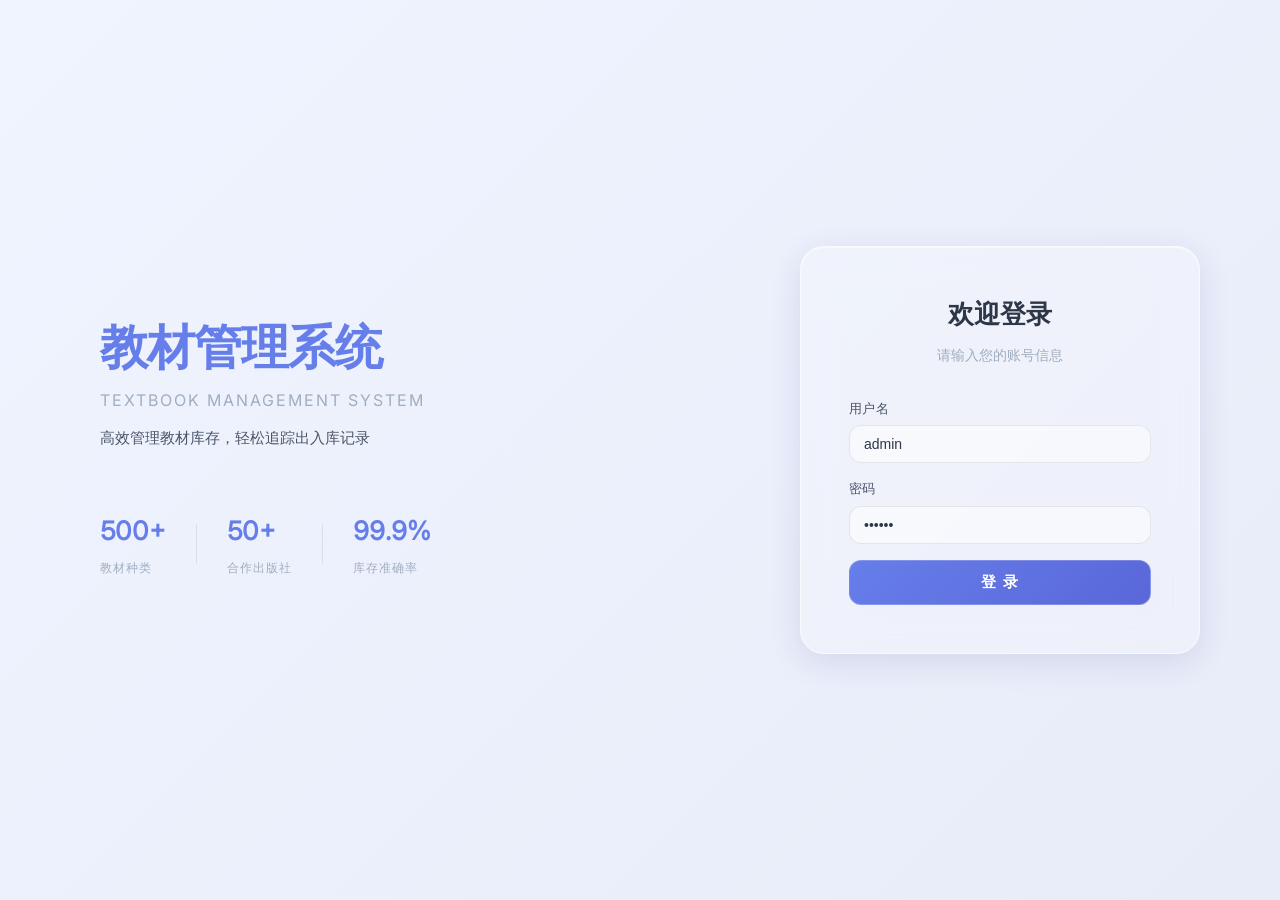
<file: frontend/index.html>
<!DOCTYPE html>
<html lang="zh-CN">
<head>
    <meta charset="UTF-8">
    <meta name="viewport" content="width=device-width, initial-scale=1.0">
    <title>教材管理系统</title>
    <!-- Google Fonts -->
    <link rel="preconnect" href="https://fonts.googleapis.com">
    <link rel="preconnect" href="https://fonts.gstatic.com" crossorigin>
    <link href="https://fonts.googleapis.com/css2?family=Fustat:wght@400;500;600;700;800&family=Inter:wght@300;400;500;600;700&display=swap" rel="stylesheet">
    <link rel="stylesheet" href="css/style.css">
</head>
<body>
    <!-- Toast 通知容器 -->
    <div id="toast-container" class="toast-container"></div>

    <div id="app">
        <!-- ============================================================
        登录页面
        ============================================================ -->
        <div id="loginPage" class="login-page-full">
            <div class="login-hero">
                <!-- 左侧装饰文字 -->
                <div class="login-hero-left">
                    <div class="login-brand">
                        <h1 class="login-brand-title">教材管理系统</h1>
                        <p class="login-brand-subtitle">TextBook Management System</p>
                        <p class="login-brand-desc">高效管理教材库存，轻松追踪出入库记录</p>
                    </div>
                    <!-- 三列装饰性统计数字 -->
                    <div class="login-stats">
                        <div class="login-stat-item">
                            <span class="login-stat-number">500+</span>
                            <span class="login-stat-label">教材种类</span>
                        </div>
                        <div class="login-stat-divider"></div>
                        <div class="login-stat-item">
                            <span class="login-stat-number">50+</span>
                            <span class="login-stat-label">合作出版社</span>
                        </div>
                        <div class="login-stat-divider"></div>
                        <div class="login-stat-item">
                            <span class="login-stat-number">99.9%</span>
                            <span class="login-stat-label">库存准确率</span>
                        </div>
                    </div>
                </div>
                <!-- 右侧登录表单 -->
                <div class="login-hero-right">
                    <div class="login-card-glass">
                        <div class="login-card-header">
                            <h2>欢迎登录</h2>
                            <p>请输入您的账号信息</p>
                        </div>
                        <form id="loginForm">
                            <div class="form-group">
                                <label for="username">用户名</label>
                                <input type="text" id="username" name="username" class="form-control" placeholder="请输入用户名" value="admin">
                            </div>
                            <div class="form-group">
                                <label for="password">密码</label>
                                <input type="password" id="password" name="password" class="form-control" placeholder="请输入密码" value="123456">
                            </div>
                            <button type="submit" class="btn btn-primary btn-block login-submit-btn">登 录</button>
                        </form>
                    </div>
                </div>
            </div>
        </div>

        <!-- ============================================================
        首页欢迎屏
        ============================================================ -->
        <div id="homePage" class="home-page" style="display: none;">
            <div class="home-bg"></div>
            <div class="home-bg-clear"></div>
            <div class="home-vignette"></div>
            <div class="home-corner-title">TextBook</div>
            <div class="home-corner-line"></div>
            <div class="home-center">
                <h1 class="home-main-title">教材管理系统</h1>
                <p class="home-subtitle">TextBookManagement</p>
            </div>
            <div class="home-enter-btn" id="homeEnterBtn">
                <div class="enter-ring outer"></div>
                <div class="enter-ring inner"></div>
            </div>
            <div class="home-enter-text" id="homeEnterText">Click To Enter</div>
        </div>

        <!-- ============================================================
        主应用界面
        ============================================================ -->
        <div id="appMain" class="app-main" style="display: none;">
            <!-- 导航栏：初始全宽透明，滚动后收缩为居中胶囊 -->
            <nav id="liquidNavbar" class="liquid-navbar">
                <div class="liquid-navbar-inner">
                    <div class="liquid-nav-left">
                        <span class="liquid-nav-logo">TextBook</span>
                    </div>
                    <div class="liquid-nav-center">
                        <div class="nav-indicator" id="navIndicator"></div>
                        <span id="dynamicNavLinks">
                            <!-- 导航链接由 router.js 根据权限动态渲染 -->
                        </span>
                    </div>
                    <div class="liquid-nav-right">
                        <span class="liquid-nav-user" id="userDisplayNav">未登录</span>
                        <button id="logoutBtnNav" class="liquid-btn-logout">
                            <span>退出登录</span>
                            <svg class="logout-arrow" width="16" height="16" viewBox="0 0 24 24" fill="none" stroke="currentColor" stroke-width="2.5" stroke-linecap="round" stroke-linejoin="round">
                                <path d="M9 21H5a2 2 0 0 1-2-2V5a2 2 0 0 1 2-2h4"/>
                                <polyline points="16 17 21 12 16 7"/>
                                <line x1="21" y1="12" x2="9" y2="12"/>
                            </svg>
                        </button>
                    </div>
                </div>
            </nav>

            <!-- 单页滚动主内容区：页面由 router.js 动态渲染到 #page-container -->
            <main id="main-content" class="main-content">
                <div id="page-container">
                    <!-- 页面内容由 JavaScript 动态加载 -->
                </div>
            </main>
        </div>
    </div>

    <!-- 引入 JavaScript 文件 -->
    <script src="js/api.js"></script>
    <script src="js/router.js"></script>
    <script src="js/app.js"></script>
</body>
</html>
</file>
<file: frontend/css/style.css>
/* ============================================================
   教材管理系统 — 浅色系玻璃拟态 + 液态玻璃导航 + 平滑动画
   全局样式表：包含首页、登录页、仪表盘、教材管理、模态框等全部页面样式
   ============================================================ */

/* ============================================================
   CSS 设计令牌（Design Tokens）
   集中定义全局颜色、圆角、间距、过渡、阴影等可复用变量
   ============================================================ */
:root {
    /* ---- 玻璃拟态核心参数 ---- */
    --glass-bg: rgba(255, 255, 255, 0.20);         /* 半透明白底 */
    --glass-border: rgba(255, 255, 255, 0.6);       /* 半透明白边框 */
    --glass-shadow: 0 8px 32px rgba(31, 38, 135, 0.12),
                    inset 0 1px 1px rgba(255, 255, 255, 0.6); /* 外投影 + 内高光 */
    --glass-blur: 18px;                              /* backdrop-filter 模糊量 */

    /* ---- 主题色系（紫蓝渐变） ---- */
    --primary: #667eea;
    --primary-light: #a8b5ff;
    --primary-dark: #5a67d8;
    --primary-soft: rgba(102, 126, 234, 0.08);       /* 极浅紫底，用于 hover 背景 */
    --success: #48bb78;
    --warning: #ed8936;
    --danger: #fc8181;
    --info: #63b3ed;

    /* ---- 文字色阶 ---- */
    --text-primary: #2d3748;
    --text-secondary: #4a5568;
    --text-muted: #a0aec0;
    --text-on-glass: #2d3748;

    /* ---- 页面浅色渐变背景 ---- */
    --bg-start: #f0f4ff;
    --bg-end: #e8ecf8;
    --bg-card: rgba(255, 255, 255, 0.6);
    
    /* ---- 统一圆角阶梯 ---- */
    --radius-sm: 8px;
    --radius-md: 12px;
    --radius-lg: 16px;
    --radius-xl: 20px;
    --radius-2xl: 24px;

    /* ---- 统一间距阶梯 ---- */
    --spacing-xs: 4px;
    --spacing-sm: 8px;
    --spacing-md: 16px;
    --spacing-lg: 24px;
    --spacing-xl: 32px;
    --spacing-2xl: 48px;

    /* ---- 统一过渡曲线 ---- */
    --transition-fast: 0.2s cubic-bezier(0.4, 0, 0.2, 1);
    --transition-normal: 0.3s cubic-bezier(0.4, 0, 0.2, 1);
    --transition-slow: 0.5s cubic-bezier(0.4, 0, 0.2, 1);

    /* ---- 布局尺寸 ---- */
    --topbar-height: 60px;                           /* 旧版顶栏高度 */
}
/* ============================================================
   全局盒模型重置 & body/html 基础样式
   ============================================================ */
* {
    margin: 0;
    padding: 0;
    box-sizing: border-box;
}

body {
    font-family: -apple-system, BlinkMacSystemFont, "Segoe UI", Roboto, "Helvetica Neue", Arial, "Noto Sans SC", sans-serif;
    /* background: url('../images/indexBackground.jpg') center/cover no-repeat fixed; 全屏背景图片，固定不随滚动 */
    background: white;
    color: var(--text-primary);
    line-height: 1.6;
    min-height: 100vh;
    overflow-x: hidden;          /* 禁止横向滚动 */
}

html {
    scroll-behavior: smooth;     /* 锚点平滑滚动 */
}

/* ---- #app 根容器：纵向弹性布局，撑满视口 ---- */
#app {
    display: flex;
    flex-direction: column;
    min-height: 100vh;
    position: relative;          /* 作为内部 fixed 定位的参照 */
}

/* ============================================================
   首页欢迎屏（Welcome / Landing Screen）
   全屏 fixed 覆盖：背景图 + 模糊/暗角 + 品牌标题 + 双圆环进入按钮
   JS 添加 .hidden 类触发淡出 + 微放大转场动画，然后切入主应用
   ============================================================ */

/* 首页全屏容器：fixed 覆盖视口，z-index:1000 为最高层 */
.home-page {
    position: fixed;
    top: 0;
    left: 0;
    width: 100%;
    height: 100%;
    z-index: 1000;
    display: flex;
    flex-direction: column;
    align-items: center;
    justify-content: center;
    overflow: hidden;
    transition: opacity 0.8s cubic-bezier(0.4, 0, 0.2, 1),
                transform 0.8s cubic-bezier(0.4, 0, 0.2, 1); /* 退出时淡出+微放大 */
}

/* 隐藏态：透明 + 放大 5% + 禁止交互，JS 触发退出动画 */
.home-page.hidden {
    opacity: 0;
    transform: scale(1.05);
    pointer-events: none;
}

/* 背景图层（模糊层）：整张背景图高斯模糊 10px，边缘外扩 10px 避免模糊白边 */
.home-bg {
    position: absolute;
    top: -10px;
    left: -10px;
    right: -10px;
    bottom: -10px;
    background: url('../images/HomeBackground.png') center/cover no-repeat;
    filter: blur(10px);
    z-index: 0;
}

/* 背景图层（清晰中心）：同一背景图，径向渐变 mask 使中心清晰 → 边缘渐隐融入模糊层 */
.home-bg-clear {
    position: absolute;
    top: -10px;
    left: -10px;
    right: -10px;
    bottom: -10px;
    background: url('../images/HomeBackground.png') center/cover no-repeat;
    z-index: 0;
    mask-image: radial-gradient(
        circle at center,
        rgba(0, 0, 0, 1) 0%,
        rgba(0, 0, 0, 1) 25%,
        rgba(0, 0, 0, 0.8) 30%,
        rgba(0, 0, 0, 0.3) 40%,
        rgba(0, 0, 0, 0) 50%
    );
    -webkit-mask-image: radial-gradient(
        circle at center,
        rgba(0, 0, 0, 1) 0%,
        rgba(0, 0, 0, 1) 25%,
        rgba(0, 0, 0, 0.8) 30%,
        rgba(0, 0, 0, 0.3) 40%,
        rgba(0, 0, 0, 0) 50%
    );
    pointer-events: none;
}

/* 暗角覆盖层：径向渐变从中心透明到四角深黑，压暗画面边缘突出中央内容 */
.home-vignette {
    position: absolute;
    top: 0;
    left: 0;
    width: 100%;
    height: 100%;
    z-index: 1;
    background: radial-gradient(
        ellipse at center,
        transparent 40%,
        rgba(0, 0, 0, 0.15) 60%,
        rgba(0, 0, 0, 0.35) 80%,
        rgba(0, 0, 0, 0.5) 100%
    );
    pointer-events: none;
}

/* 左上角品牌文字：衬线斜体镂空效果（color:transparent + 仅保留白色 text-stroke 描边） */
.home-corner-title {
    position: absolute;
    top: 40px;
    left: 48px;
    z-index: 2;
    font-family: 'Georgia', 'Times New Roman', 'Songti SC', 'SimSun', serif;
    font-size: 28px;
    font-weight: 400;
    font-style: italic;
    color: transparent;                                      /* 文字填充透明，仅显示描边 */
    -webkit-text-stroke: 0.5px rgba(255, 255, 255, 0.8);
    letter-spacing: 4px;
    user-select: none;
}

/* 品牌文字下方的装饰横线：半透明白色，左右撑满 */
.home-corner-line {
    position: absolute;
    top: calc(40px + 28px + 8px); /* = 标题 top + 字号 + 8px 间距 */
    left: 48px;
    right: 48px;
    height: 1px;
    background: rgba(255, 255, 255, 0.2);
    z-index: 2;
    pointer-events: none;
}

/* 中央文字区域：纵向 flex 居中排列主标题 + 副标题 */
.home-center {
    position: relative;
    z-index: 2;
    text-align: center;
    display: flex;
    flex-direction: column;
    align-items: center;
    gap: 16px;
}

/* 主标题：大号衬线斜体白色，带柔和投影 */
.home-main-title {
    font-family: 'Georgia', 'Times New Roman', 'Songti SC', serif;
    font-size: 72px;
    font-weight: 600;
    font-style: italic;
    color: #ffffff;
    text-shadow: 0 2px 20px rgba(0, 0, 0, 0.15);
    letter-spacing: 6px;
    margin: 0;
    line-height: 1.2;
}

/* 副标题：细体无衬线大写，半透明白色 */
.home-subtitle {
    font-family: -apple-system, BlinkMacSystemFont, 'Segoe UI', Roboto, 'Helvetica Neue', Arial, sans-serif;
    font-size: 16px;
    font-weight: 300;
    color: rgba(255, 255, 255, 0.6);
    letter-spacing: 6px;
    text-transform: uppercase;
    margin: 0;
}

/* 进入按钮：绝对定位于页面底部中央，内含双圆环装饰 */
.home-enter-btn {
    position: absolute;
    bottom: 60px;
    left: 50%;
    transform: translateX(-50%);                            /* 水平居中 */
    z-index: 2;
    display: flex;
    align-items: center;
    justify-content: center;
    cursor: pointer;
    width: 72px;
    height: 72px;
    transition: transform 0.3s cubic-bezier(0.4, 0, 0.2, 1);
}

.home-enter-btn:hover {
    transform: translateX(-50%) scale(1.08);                /* hover 放大 8% */
}

.home-enter-btn:active {
    transform: translateX(-50%) scale(0.95);                /* 按下缩小 5% */
}

/* 双圆环（外环细 + 内环粗）：绝对居中于按钮容器，hover 同步放大 */
.enter-ring {
    position: absolute;
    border-radius: 50%;
    border-style: solid;
    border-color: rgba(255, 255, 255, 0.7);
    top: 50%;
    left: 50%;
    transform: translate(-50%, -50%);
    transition: all 0.4s cubic-bezier(0.4, 0, 0.2, 1);
}

.enter-ring.outer {
    width: 72px;
    height: 72px;
    border-width: 1.5px;
}

.enter-ring.inner {
    width: 58px;
    height: 58px;
    border-width: 2.5px;
}

.home-enter-btn:hover .enter-ring.outer {
    width: 80px;
    height: 80px;
    border-color: rgba(255, 255, 255, 0.9);
}

.home-enter-btn:hover .enter-ring.inner {
    width: 64px;
    height: 64px;
    border-color: rgba(255, 255, 255, 0.9);
}

/* 按钮下方提示文字 ~ 兄弟选择器联动 hover 高亮 */
.home-enter-text {
    position: absolute;
    bottom: 36px;
    left: 50%;
    transform: translateX(-50%);
    z-index: 2;
    font-family: -apple-system, BlinkMacSystemFont, 'Segoe UI', Roboto, 'Helvetica Neue', Arial, sans-serif;
    font-size: 13px;
    font-weight: 300;
    color: rgba(255, 255, 255, 0.7);
    letter-spacing: 3px;
    text-align: center;
    line-height: 1.3;
    transition: color 0.3s ease;
    cursor: pointer;
}

.home-enter-btn:hover ~ .home-enter-text,
.home-enter-text:hover {
    color: rgba(255, 255, 255, 0.95);
}



/* ---- 主应用界面：初始隐藏，JS 添加 .show 后显示 ---- */
.app-main {
    display: none;
    flex-direction: column;
    min-height: 100vh;
}

.app-main.show {
    display: flex;
}

/* 进入动画作用在 #page-container 上，避免 transform 创建新的 fixed 定位包含块 */
.app-main.show #page-container {
    animation: appMainEnter 0.8s cubic-bezier(0.16, 1, 0.3, 1) forwards;
}

@keyframes appMainEnter {
    from {
        opacity: 0;
        transform: translateY(40px);                        /* 从下方 40px 滑入 */
    }
    to {
        opacity: 1;
        transform: translateY(0);
    }
}

/* ============================================================
   首页响应式适配
   平板端（≤768px）：缩小字号、调整按钮和品牌文字位置
   ============================================================ */
@media (max-width: 768px) {
    .home-main-title {
        font-size: 42px;
        letter-spacing: 4px;
    }

    .home-subtitle {
        font-size: 13px;
        letter-spacing: 4px;
    }

    .home-corner-title {
        top: 28px;
        left: 28px;
        font-size: 22px;
    }

    .home-enter-btn {
        bottom: 40px;
        width: 80px;
        height: 80px;
    }

    .enter-ring.outer {
        width: 80px;
        height: 80px;
    }

    .enter-ring.inner {
        width: 64px;
        height: 64px;
    }

    .home-enter-btn:hover .enter-ring.outer {
        width: 88px;
        height: 88px;
    }

    .home-enter-btn:hover .enter-ring.inner {
        width: 70px;
        height: 70px;
    }

    .home-enter-text {
        font-size: 10px;
        bottom: 28px;
    }

    .home-corner-line {
        top: calc(28px + 22px + 8px);
        left: 28px;
        right: 28px;
    }


}

@media (max-width: 480px) {
    .home-main-title {
        font-size: 32px;
        letter-spacing: 2px;
    }

    .home-subtitle {
        font-size: 11px;
        letter-spacing: 3px;
    }

    .home-corner-title {
        top: 20px;
        left: 20px;
        font-size: 18px;
    }

    .home-corner-line {
        top: calc(20px + 18px + 8px);
        left: 20px;
        right: 20px;
    }


}

/* ============================================================
   顶部导航栏
   ============================================================ */
.topbar {
    position: fixed;
    top: 0;
    left: 0;
    right: 0;
    height: var(--topbar-height);
    z-index: 100;
    display: flex;
    align-items: center;
    justify-content: space-between;
    padding: 0 var(--spacing-lg);
    background: var(--glass-bg);
    backdrop-filter: blur(var(--glass-blur));
    -webkit-backdrop-filter: blur(var(--glass-blur));
    border-bottom: 1px solid var(--glass-border);
    box-shadow: var(--glass-shadow);
}

.topbar-left {
    display: flex;
    align-items: center;
    gap: var(--spacing-md);
}

.topbar-title {
    font-size: 18px;
    font-weight: 700;
    color: var(--text-primary);
    letter-spacing: 0.5px;
    background: linear-gradient(135deg, #667eea, #a8b5ff);
    -webkit-background-clip: text;
    -webkit-text-fill-color: transparent;
    background-clip: text;
}

.topbar-right {
    display: flex;
    align-items: center;
    gap: var(--spacing-sm);
}

/* 汉堡图标按钮：半透明白底 + 细边框，hover 上浮 */
.nav-toggle-btn {
    background: rgba(255, 255, 255, 0.5);
    border: 1px solid rgba(255, 255, 255, 0.7);
    border-radius: var(--radius-md);
    cursor: pointer;
    padding: 10px 12px;
    display: flex;
    align-items: center;
    justify-content: center;
    transition: all var(--transition-fast);
    box-shadow: 0 2px 8px rgba(31, 38, 135, 0.04);
}

.nav-toggle-btn:hover {
    background: rgba(255, 255, 255, 0.8);
    box-shadow: 0 4px 16px rgba(31, 38, 135, 0.1);
    transform: translateY(-1px);
}

.nav-toggle-btn:active {
    transform: translateY(0) scale(0.96);
}

.nav-toggle-icon {
    display: flex;
    flex-direction: column;
    gap: 4px;
    width: 20px;
    height: 16px;
    justify-content: center;
    align-items: center;
}

.nav-toggle-icon .bar {
    display: block;
    width: 20px;
    height: 2px;
    background: var(--text-secondary);
    border-radius: 2px;
    transition: all var(--transition-normal);
    transform-origin: center;
}

/* 汉堡图标三条横线动画：active 时 bar1/bar3 旋转成 X，bar2 消失 */
.nav-toggle-btn.active .bar1 {
    transform: translateY(6px) rotate(45deg);
}

.nav-toggle-btn.active .bar2 {
    opacity: 0;
    transform: scaleX(0);
}

.nav-toggle-btn.active .bar3 {
    transform: translateY(-6px) rotate(-45deg);
}

/* ============================================================
   下拉导航菜单（抽屉式）
   从顶部导航栏下方滑出，玻璃拟态半透明背景
   .open 类控制展开/收起，使用 translateY 动画
   ============================================================ */
.dropdown-nav {
    position: fixed;
    top: var(--topbar-height);
    left: 0;
    right: 0;
    z-index: 99;
    background: var(--glass-bg);
    backdrop-filter: blur(var(--glass-blur));
    -webkit-backdrop-filter: blur(var(--glass-blur));
    border-bottom: 1px solid var(--glass-border);
    box-shadow: var(--glass-shadow);
    transform: translateY(-100%);
    opacity: 0;
    transition: transform 0.5s cubic-bezier(0.4, 0, 0.2, 1),
                opacity 0.5s cubic-bezier(0.4, 0, 0.2, 1);
    pointer-events: none;
}

.dropdown-nav.open {
    transform: translateY(0);
    opacity: 1;
    pointer-events: auto;
}


.dropdown-nav-list {
    list-style: none;
    padding: var(--spacing-sm) 0;
}

.dropdown-nav-list li a {
    display: flex;
    align-items: center;
    gap: 12px;
    padding: 14px var(--spacing-lg);
    color: var(--text-secondary);
    text-decoration: none;
    font-size: 15px;
    font-weight: 500;
    transition: all var(--transition-fast);
    position: relative;
    margin: 2px var(--spacing-sm);
    border-radius: var(--radius-md);
}

.dropdown-nav-list li a:hover {
    color: var(--primary);
    background: var(--primary-soft);
    transform: translateX(6px);
}

.dropdown-nav-list li a.active {
    color: var(--primary-dark);
    background: var(--primary-soft);
    font-weight: 600;
}

.dropdown-nav-list li a .nav-icon {
    font-size: 18px;
    width: 28px;
    text-align: center;
}

.dropdown-nav-footer {
    display: flex;
    justify-content: space-between;
    align-items: center;
    padding: var(--spacing-md) var(--spacing-lg);
    border-top: 1px solid rgba(0, 0, 0, 0.05);
    font-size: 13px;
    color: var(--text-muted);
}

/* ============================================================
   主内容区域
   纵向弹性填充剩余空间，z-index:2 浮于背景光晕之上
   导航打开时通过 .nav-open 淡出并微缩
   ============================================================ */
.main-content {
    flex: 1;
    padding: var(--spacing-xl);
    overflow-y: auto;
    position: relative;
    z-index: 2;
    min-height: 100vh;
    transition: opacity 0.5s cubic-bezier(0.4, 0, 0.2, 1),
                transform 0.5s cubic-bezier(0.4, 0, 0.2, 1);
}

/* 导航打开时主内容淡出 + 微缩，防止误操作 */
.main-content.nav-open {
    opacity: 0;
    transform: scale(0.97);
    pointer-events: none;
}


/* 旧版登录页：主内容区居中 */
.main-content.login-page {
    display: flex;
    justify-content: center;
    align-items: center;
    min-height: 100vh;
    padding-top: var(--topbar-height);
}

/* ============================================================
   页面内容卡片（玻璃拟态）
   半透明白底 + backdrop-filter 模糊 + 细白边框 + 内外投影
   用于各功能页的内容承载容器
   ============================================================ */
#page-container {
    position: relative;
}

.page {
    background: 0;
    backdrop-filter: blur(var(--glass-blur));
    -webkit-backdrop-filter: blur(var(--glass-blur));
    border-top: 1px solid #000;
    border-bottom: none;
    border-left: none;
    border-right: none;
    border-radius: 0;
    padding: var(--spacing-xl);
    box-shadow:0;
    margin-bottom: var(--spacing-lg);
}

.page-header {
    display: flex;
    justify-content: space-between;
    align-items: center;
    margin-bottom: var(--spacing-lg);
    padding-bottom: var(--spacing-md);
    border-bottom: 1px solid rgba(0, 0, 0, 0.05);
}

.page-header h2 {
    font-size: 22px;
    color: var(--text-primary);
    font-weight: 700;
}

/* 单页滚动区域包装器：scroll-margin-top:0 直接定位到视口顶部 */
.page-section {
    scroll-margin-top: 0; /* 直接定位到浏览器顶部，忽略导航栏高度 */
    padding-top: var(--spacing-md);
}

/* ============================================================
   滚动渐显动画（Reveal on Scroll）
   .reveal 初始透明，JS 添加 .revealed 后 opacity 过渡到 1
   nth-child 错开延迟实现依次出现的视觉效果
   ============================================================ */
.reveal {
    opacity: 0;
    transition: opacity 0.7s cubic-bezier(0.16, 1, 0.3, 1);
}

.reveal.revealed {
    opacity: 1;
}

/* 错开延迟：每个后续元素延迟 80ms，产生依次渐显的瀑布效果 */
.reveal:nth-child(1) { transition-delay: 0s; }
.reveal:nth-child(2) { transition-delay: 0.08s; }
.reveal:nth-child(3) { transition-delay: 0.16s; }
.reveal:nth-child(4) { transition-delay: 0.24s; }
.reveal:nth-child(5) { transition-delay: 0.32s; }
.reveal:nth-child(6) { transition-delay: 0.40s; }
.reveal:nth-child(7) { transition-delay: 0.48s; }
.reveal:nth-child(8) { transition-delay: 0.56s; }

/* ============================================================
   Bento Grid 栅格布局
   12 列网格 + 玻璃拟态卡片，通过 span 类控制列宽
   ::before 伪元素制造对角线高光效果
   ============================================================ */
.bento-grid {
    display: grid;
    grid-template-columns: repeat(12, 1fr);
    gap: var(--spacing-md);
}

.bento-card {
    background: var(--glass-bg);
    backdrop-filter: blur(var(--glass-blur));
    -webkit-backdrop-filter: blur(var(--glass-blur));
    border: 1px solid var(--glass-border);
    border-radius: var(--radius-lg);
    padding: var(--spacing-lg);
    box-shadow:
        var(--glass-shadow),
        inset 0 1px 1px rgba(255, 255, 255, 0.6);
    transition: all var(--transition-normal);
    position: relative;
    overflow: hidden;
}

.bento-card::before {
    content: '';
    position: absolute;
    top: 0;
    left: 0;
    right: 0;
    bottom: 0;
    background: linear-gradient(135deg, rgba(255,255,255,0.4) 0%, transparent 50%);
    pointer-events: none;
    border-radius: inherit;
}

.bento-card:hover {
    transform: translateY(-2px);
    box-shadow:
        0 12px 40px rgba(31, 38, 135, 0.12),
        inset 0 1px 1px rgba(255, 255, 255, 0.6);
    border-color: rgba(255, 255, 255, 0.8);
}

.bento-full { grid-column: span 12; }
.bento-half { grid-column: span 6; }
.bento-third { grid-column: span 4; }
.bento-two-thirds { grid-column: span 8; }
.bento-quarter { grid-column: span 3; }

/* ============================================================
   统计卡片（Stat Cards）
   自适应网格 + 玻璃拟态，左侧渐变色条装饰
   用于控制台/仪表盘的数据概览
   ============================================================ */
.stat-cards {
    display: grid;
    grid-template-columns: repeat(auto-fill, minmax(240px, 1fr));
    gap: var(--spacing-md);
    margin-bottom: var(--spacing-lg);
}

.stat-card {
    background: var(--glass-bg);
    backdrop-filter: blur(var(--glass-blur));
    -webkit-backdrop-filter: blur(var(--glass-blur));
    border: 1px solid var(--glass-border);
    border-radius: var(--radius-lg);
    padding: var(--spacing-lg);
    box-shadow:
        var(--glass-shadow),
        inset 0 1px 1px rgba(255, 255, 255, 0.6);
    transition: all var(--transition-normal);
    position: relative;
    overflow: hidden;
}

.stat-card::before {
    content: '';
    position: absolute;
    top: 0;
    left: 0;
    width: 4px;
    height: 100%;
    background: linear-gradient(180deg, var(--primary), var(--primary-light));
    border-radius: 0 2px 2px 0;
}

.stat-card:hover {
    transform: translateY(-3px) scale(1.02);
    box-shadow:
        0 16px 48px rgba(31, 38, 135, 0.12),
        inset 0 1px 1px rgba(255, 255, 255, 0.6);
    border-color: rgba(255, 255, 255, 0.8);
}

.stat-card h4 {
    font-size: 13px;
    color: var(--text-muted);
    margin-bottom: var(--spacing-sm);
    font-weight: 500;
    text-transform: uppercase;
    letter-spacing: 0.5px;
}

.stat-card .stat-value {
    font-size: 32px;
    font-weight: 700;
    color: var(--text-primary);
    line-height: 1.2;
}

.stat-card .stat-icon {
    position: absolute;
    top: var(--spacing-md);
    right: var(--spacing-md);
    font-size: 28px;
    opacity: 0.2;
}

/* ============================================================
   旧版登录页面（居中卡片式）
   玻璃拟态卡片居中于视口
   注：当前主要使用下方 .login-page-full 全屏 Hero 布局，此样式保留兼容
   ============================================================ */
.login-page {
    display: flex;
    justify-content: center;
    align-items: center;
    min-height: 100vh;
}

.login-card {
    background: var(--glass-bg);
    backdrop-filter: blur(var(--glass-blur));
    -webkit-backdrop-filter: blur(var(--glass-blur));
    border: 1px solid var(--glass-border);
    border-radius: var(--radius-2xl);
    padding: var(--spacing-2xl);
    width: 420px;
    max-width: 90vw;
    box-shadow: var(--glass-shadow);
    transition: all var(--transition-normal);
}

.login-card:hover {
    box-shadow:
        0 16px 48px rgba(31, 38, 135, 0.15),
        inset 0 1px 1px rgba(255, 255, 255, 0.6);
    border-color: rgba(255, 255, 255, 0.85);
}

.login-card h2 {
    text-align: center;
    margin-bottom: var(--spacing-xl);
    color: var(--text-primary);
    font-size: 24px;
    font-weight: 700;
    background: linear-gradient(135deg, #667eea, #a8b5ff);
    -webkit-background-clip: text;
    -webkit-text-fill-color: transparent;
    background-clip: text;
}

/* ============================================================
   表单控件
   半透明白底输入框 + focus 蓝紫边框发光
   ============================================================ */
.form-group {
    margin-bottom: var(--spacing-md);
}

.form-group label {
    display: block;
    margin-bottom: 6px;
    font-weight: 500;
    font-size: 13px;
    color: var(--text-secondary);
    letter-spacing: 0.3px;
}

.form-control {
    width: 100%;
    padding: 10px 14px;
    background: rgba(255, 255, 255, 0.5);
    border: 1px solid rgba(0, 0, 0, 0.08);
    border-radius: var(--radius-md);
    font-size: 14px;
    color: var(--text-primary);
    transition: all var(--transition-fast);
    outline: none;
}

.form-control::placeholder {
    color: var(--text-muted);
}

.form-control:focus {
    border-color: var(--primary-light);
    background: rgba(255, 255, 255, 0.8);
    box-shadow: 0 0 0 3px rgba(102, 126, 234, 0.12);
}

textarea.form-control {
    resize: vertical;
    min-height: 80px;
}

select.form-control option {
    background: #fff;
    color: var(--text-primary);
}

/* ============================================================
   通用按钮体系
   渐变背景 + ::after 水波纹点击反馈 + hover 上浮效果
   包含 primary/success/danger/warning 四种语义色变体
   ============================================================ */
.btn {
    display: inline-flex;
    align-items: center;
    justify-content: center;
    gap: 8px;
    padding: 10px 22px;
    border: 1px solid transparent;
    border-radius: var(--radius-md);
    font-size: 14px;
    font-weight: 600;
    cursor: pointer;
    transition: all var(--transition-fast);
    text-decoration: none;
    position: relative;
    overflow: hidden;
    letter-spacing: 0.3px;
}

.btn::after {
    content: '';
    position: absolute;
    top: 50%;
    left: 50%;
    width: 0;
    height: 0;
    border-radius: 50%;
    background: rgba(255, 255, 255, 0.3);
    transition: width 0.4s ease, height 0.4s ease, opacity 0.4s ease;
    transform: translate(-50%, -50%);
    opacity: 0;
}

.btn:active::after {
    width: 200px;
    height: 200px;
    opacity: 1;
    transition: 0s;
}

.btn:hover {
    transform: translateY(-1px) scale(1.03);
    box-shadow: 0 8px 24px rgba(31, 38, 135, 0.1);
}

.btn:active {
    transform: translateY(0) scale(0.98);
}

.btn-primary {
    background: linear-gradient(135deg, var(--primary), var(--primary-dark));
    color: #fff;
    border-color: rgba(255, 255, 255, 0.2);
}

.btn-primary:hover {
    background: linear-gradient(135deg, var(--primary-light), var(--primary));
    box-shadow: 0 8px 24px rgba(102, 126, 234, 0.3);
}

.btn-success {
    background: linear-gradient(135deg, var(--success), #38a169);
    color: #fff;
}

.btn-success:hover {
    box-shadow: 0 8px 24px rgba(72, 187, 120, 0.3);
}

.btn-danger {
    background: linear-gradient(135deg, var(--danger), #f56565);
    color: #fff;
}

.btn-danger:hover {
    box-shadow: 0 8px 24px rgba(252, 129, 129, 0.3);
}

.btn-warning {
    background: linear-gradient(135deg, var(--warning), #dd6b20);
    color: #fff;
}

.btn-warning:hover {
    box-shadow: 0 8px 24px rgba(237, 137, 54, 0.3);
}

.btn-sm {
    padding: 6px 14px;
    font-size: 12px;
}

.btn-block {
    display: flex;
    width: 100%;
}

.btn:disabled {
    opacity: 0.4;
    cursor: not-allowed;
    transform: none !important;
    box-shadow: none !important;
}

/* ============================================================
   表格内操作按钮
   编辑按钮（蓝紫系）、删除按钮（红色系）、订购按钮（绿色系）、入库按钮（蓝紫系）
   均为半透明底色 + 边框的轻量风格
   ============================================================ */
.table-actions {
    display: flex;
    gap: 6px;
}

.btn-edit {
    background: rgba(102, 126, 234, 0.1);
    color: var(--primary);
    border: 1px solid rgba(102, 126, 234, 0.25);
}

.btn-edit:hover {
    background: var(--primary-soft);
    border-color: var(--primary);
    box-shadow: 0 4px 12px rgba(102, 126, 234, 0.2);
}

.btn-delete {
    background: rgba(252, 129, 129, 0.08);
    color: var(--danger);
    border: 1px solid rgba(252, 129, 129, 0.25);
}

.btn-delete:hover {
    background: rgba(252, 129, 129, 0.15);
    border-color: var(--danger);
    box-shadow: 0 4px 12px rgba(252, 129, 129, 0.2);
}

/* 订购按钮：浅绿底 + 绿色文字，用于教材订购操作 */
.btn-order {
    background: rgba(72, 187, 120, 0.1);
    color: var(--success);
    border: 1px solid rgba(72, 187, 120, 0.25);
    cursor: pointer;
}

.btn-order:hover {
    background: rgba(72, 187, 120, 0.18);
    border-color: var(--success);
    box-shadow: 0 4px 12px rgba(72, 187, 120, 0.25);
    transform: translateY(-1px);
}

/* 快捷入库按钮：浅紫底 + 紫色文字，用于快速入库操作 */
.btn-stock-in {
    background: rgba(102, 126, 234, 0.1);
    color: var(--primary);
    border: 1px solid rgba(102, 126, 234, 0.25);
    cursor: pointer;
}

.btn-stock-in:hover {
    background: var(--primary-soft);
    border-color: var(--primary);
    box-shadow: 0 4px 12px rgba(102, 126, 234, 0.2);
    transform: translateY(-1px);
}

/* ============================================================
   数据表格
   极简线条风格：仅底部淡分割线 + hover 行半透明高亮
   表头大写字母 + 半透明白底
   ============================================================ */
.table-container {
    overflow-x: auto;
    border-radius: var(--radius-md);
}

table {
    width: 100%;
    border-collapse: collapse;
    font-size: 14px;
}

table th,
table td {
    padding: 12px 14px;
    text-align: left;
    border-bottom: 1px solid rgba(0, 0, 0, 0.05);
    color: var(--text-primary);
}

table th {
    background: rgba(255, 255, 255, 0.3);
    font-weight: 600;
    color: var(--text-secondary);
    white-space: nowrap;
    font-size: 12px;
    text-transform: uppercase;
    letter-spacing: 0.5px;
}

table tr {
    transition: background var(--transition-fast);
}

table tr:hover {
    background: rgba(255, 255, 255, 0.3);
}

table tr:last-child td {
    border-bottom: none;
}

/* ============================================================
   分页组件
   居中排列的页码按钮，active 态为紫蓝渐变
   ============================================================ */
.pagination {
    display: flex;
    justify-content: center;
    align-items: center;
    gap: 6px;
    margin-top: var(--spacing-lg);
    padding-top: var(--spacing-md);
    border-top: 1px solid rgba(0, 0, 0, 0.05);
}

.pagination button {
    padding: 8px 14px;
    border: 1px solid rgba(0, 0, 0, 0.08);
    background: rgba(255, 255, 255, 0.4);
    color: var(--text-secondary);
    border-radius: var(--radius-sm);
    cursor: pointer;
    font-size: 13px;
    font-weight: 500;
    transition: all var(--transition-fast);
}

.pagination button:hover:not(:disabled) {
    background: rgba(255, 255, 255, 0.7);
    border-color: var(--primary-light);
    color: var(--primary);
    transform: translateY(-1px);
}

.pagination button:disabled {
    opacity: 0.3;
    cursor: not-allowed;
}

.pagination button.active {
    background: linear-gradient(135deg, var(--primary), var(--primary-dark));
    border-color: transparent;
    color: #fff;
    box-shadow: 0 4px 12px rgba(102, 126, 234, 0.25);
}

.pagination .page-info {
    font-size: 13px;
    color: var(--text-muted);
    margin-right: var(--spacing-sm);
}

/* ============================================================
   搜索栏
   横向 flex 布局，输入框固定 320px 宽度
   ============================================================ */
.search-bar {
    display: flex;
    gap: var(--spacing-sm);
    margin-bottom: var(--spacing-lg);
    align-items: center;
}

.search-bar .form-control {
    width: 320px;
}

/* ============================================================
   表单字段提示文字
   灰色小字，位于输入框下方
   ============================================================ */
.field-hint {
    display: block;
    font-size: 12px;
    color: var(--text-muted);
    margin-top: 4px;
    line-height: 1.4;
}

/* ============================================================
   模态框（Modal）
   半透明遮罩层 + 居中玻璃拟态弹窗
   .show 类控制显示，弹窗从下方滑入
   ============================================================ */
.modal-overlay {
    display: none;
    position: fixed;
    top: 0;
    left: 0;
    right: 0;
    bottom: 0;
    background: rgba(255, 255, 255, 0.15);
    backdrop-filter: blur(6px);
    -webkit-backdrop-filter: blur(6px);
    z-index: 1000;
    justify-content: center;
    align-items: center;
    animation: fadeIn 0.25s ease;
}

.modal-overlay.show {
    display: flex;
}

.modal {
    background: var(--glass-bg);
    backdrop-filter: blur(var(--glass-blur));
    -webkit-backdrop-filter: blur(var(--glass-blur));
    border: 1px solid var(--glass-border);
    border-radius: var(--radius-xl);
    padding: var(--spacing-xl);
    width: 520px;
    max-width: 90vw;
    max-height: 85vh;
    overflow-y: auto;
    box-shadow: var(--glass-shadow);
    animation: modalSlideUp 0.35s cubic-bezier(0.16, 1, 0.3, 1);
}

.modal-header {
    display: flex;
    justify-content: space-between;
    align-items: center;
    margin-bottom: var(--spacing-lg);
    padding-bottom: var(--spacing-md);
    border-bottom: 1px solid rgba(0, 0, 0, 0.05);
}

.modal-header h3 {
    font-size: 18px;
    color: var(--text-primary);
    font-weight: 700;
}

.modal-close {
    background: rgba(255, 255, 255, 0.4);
    border: 1px solid rgba(0, 0, 0, 0.06);
    font-size: 18px;
    cursor: pointer;
    color: var(--text-muted);
    padding: 4px 10px;
    border-radius: var(--radius-sm);
    transition: all var(--transition-fast);
    line-height: 1;
}

.modal-close:hover {
    color: var(--text-primary);
    background: rgba(255, 255, 255, 0.7);
    transform: rotate(90deg);
}

.modal-footer {
    display: flex;
    justify-content: flex-end;
    gap: var(--spacing-sm);
    margin-top: var(--spacing-lg);
    padding-top: var(--spacing-md);
    border-top: 1px solid rgba(0, 0, 0, 0.05);
}

/* ============================================================
   入库/出库明细行
   用于模态框内动态增删的明细条目
   ============================================================ */
.detail-section {
    margin-top: var(--spacing-md);
}

.detail-section h4 {
    margin-bottom: var(--spacing-sm);
    font-size: 14px;
    color: var(--text-secondary);
    font-weight: 600;
}

.detail-row {
    display: flex;
    gap: var(--spacing-sm);
    align-items: flex-start;
    margin-bottom: var(--spacing-sm);
}

.detail-row .form-control {
    flex: 1;
}

/* 隐藏数字输入框的原生加减按钮（Chrome/Safari/Firefox） */
input[type="number"]::-webkit-inner-spin-button,
input[type="number"]::-webkit-outer-spin-button {
    -webkit-appearance: none;
    margin: 0;
}
input[type="number"] {
    -moz-appearance: textfield;
    appearance: textfield;
}

/* ============================================================
   ISBN 自动补全下拉列表
   输入框聚焦时显示匹配的教材建议列表
   ============================================================ */
.isbn-autocomplete-wrapper {
    position: relative;
    flex: 1;
}

.isbn-autocomplete-wrapper .form-control {
    width: 100%;
}

.isbn-dropdown {
    display: none;
    position: absolute;
    top: 100%;
    left: 0;
    right: 0;
    max-height: 180px;
    overflow-y: auto;
    background: #fff;
    border: 1px solid rgba(0,0,0,0.1);
    border-radius: var(--radius-sm);
    box-shadow: 0 4px 16px rgba(0,0,0,0.1);
    z-index: 50;
    margin-top: 2px;
}

.isbn-dropdown.show {
    display: block;
}

.isbn-dropdown-item {
    padding: 8px 12px;
    cursor: pointer;
    font-size: 13px;
    border-bottom: 1px solid rgba(0,0,0,0.04);
    transition: background 0.15s;
}

.isbn-dropdown-item:last-child {
    border-bottom: none;
}

.isbn-dropdown-item:hover {
    background: var(--primary-soft);
}

.isbn-dropdown-item .isbn-code {
    font-weight: 600;
    color: var(--text-primary);
}

.isbn-dropdown-item .isbn-name {
    color: var(--text-muted);
    margin-left: 8px;
}

.isbn-dropdown-empty {
    padding: 8px 12px;
    font-size: 13px;
    color: var(--text-muted);
    text-align: center;
}

/* ============================================================
   Toast 消息通知
   右上角固定定位，玻璃拟态卡片，从右侧滑入/滑出
   支持 success/error/info/warning 四种类型图标颜色
   ============================================================ */
.toast-container {
    position: fixed;
    top: 20px;
    right: 20px;
    z-index: 9999;
    display: flex;
    flex-direction: column;
    gap: 8px;
    pointer-events: none;
}

.toast {
    display: flex;
    align-items: center;
    gap: 10px;
    padding: 12px 18px;
    background: var(--glass-bg);
    backdrop-filter: blur(var(--glass-blur));
    -webkit-backdrop-filter: blur(var(--glass-blur));
    border: 1px solid var(--glass-border);
    border-radius: var(--radius-md);
    box-shadow: var(--glass-shadow);
    color: var(--text-primary);
    font-size: 14px;
    font-weight: 500;
    pointer-events: auto;
    animation: toastSlideIn 0.35s cubic-bezier(0.16, 1, 0.3, 1);
    min-width: 280px;
    max-width: 420px;
}

.toast.toast-exit {
    animation: toastSlideOut 0.25s cubic-bezier(0.4, 0, 1, 1) forwards;
}

.toast-icon {
    font-size: 18px;
    flex-shrink: 0;
    display: flex;
    align-items: center;
    justify-content: center;
    width: 24px;
    height: 24px;
    border-radius: 50%;
}

.toast-success .toast-icon {
    color: var(--success);
}

.toast-error .toast-icon {
    color: var(--danger);
}

.toast-info .toast-icon {
    color: var(--info);
}

.toast-warning .toast-icon {
    color: var(--warning);
}

.toast-message {
    flex: 1;
}

.toast-close {
    background: none;
    border: none;
    color: var(--text-muted);
    cursor: pointer;
    font-size: 16px;
    padding: 2px;
    transition: color var(--transition-fast);
    flex-shrink: 0;
}

.toast-close:hover {
    color: var(--text-primary);
}

@keyframes toastSlideIn {
    from {
        transform: translateX(120%) scale(0.9);
        opacity: 0;
    }
    to {
        transform: translateX(0) scale(1);
        opacity: 1;
    }
}

@keyframes toastSlideOut {
    from {
        transform: translateX(0) scale(1);
        opacity: 1;
    }
    to {
        transform: translateX(120%) scale(0.9);
        opacity: 0;
    }
}

/* ============================================================
   空状态占位
   数据为空时显示的居中提示
   ============================================================ */
.empty-state {
    text-align: center;
    padding: 48px 24px;
    color: var(--text-muted);
}

.empty-state p {
    font-size: 14px;
}

/* ============================================================
   通用关键帧动画
   fadeIn：淡入；modalSlideUp：模态框从下方弹入
   ============================================================ */
@keyframes fadeIn {
    from { opacity: 0; }
    to { opacity: 1; }
}

@keyframes modalSlideUp {
    from {
        transform: translateY(20px) scale(0.96);
        opacity: 0;
    }
    to {
        transform: translateY(0) scale(1);
        opacity: 1;
    }
}

/* ============================================================
   滚动条美化（Webkit 浏览器）
   细窄半透明滚动条，hover 加深
   ============================================================ */
::-webkit-scrollbar {
    width: 6px;
    height: 6px;
}

::-webkit-scrollbar-track {
    background: transparent;
}

::-webkit-scrollbar-thumb {
    background: rgba(0, 0, 0, 0.1);
    border-radius: 3px;
}

::-webkit-scrollbar-thumb:hover {
    background: rgba(0, 0, 0, 0.2);
}

/* ============================================================
   基础响应式断点
   平板横屏（≤1024px）：Bento 卡片全部变为全宽或半宽
   ============================================================ */
@media (max-width: 1024px) {
    .bento-full { grid-column: span 12; }
    .bento-half { grid-column: span 12; }
    .bento-third { grid-column: span 6; }
    .bento-two-thirds { grid-column: span 12; }
    .bento-quarter { grid-column: span 6; }
}

@media (max-width: 768px) {
    .main-content {
        padding: var(--spacing-md);
    }

    .search-bar {
        flex-direction: column;
    }

    .search-bar .form-control {
        width: 100%;
    }

    .login-card {
        width: 92%;
        padding: var(--spacing-lg);
    }

    .modal {
        width: 95%;
        padding: var(--spacing-md);
    }

    .bento-third { grid-column: span 12; }
    .bento-quarter { grid-column: span 12; }
    .bento-half { grid-column: span 12; }

    .stat-cards {
        grid-template-columns: 1fr;
    }

    .topbar {
        padding: 0 var(--spacing-md);
    }

    .topbar-title {
        font-size: 16px;
    }
}

/* ============================================================
   登录页面 — 全屏 Hero 布局
   左侧品牌信息 + 右侧玻璃拟态登录卡片，左右分栏
   替换旧版居中卡片式登录
   ============================================================ */

/* 全屏容器：fixed 覆盖视口，浅色渐变背景 */
.login-page-full {
    position: fixed;
    top: 0;
    left: 0;
    width: 100%;
    height: 100%;
    z-index: 1000;
    display: flex;
    align-items: center;
    justify-content: center;
    background: linear-gradient(135deg, var(--bg-start), var(--bg-end)); /* 135° 浅色渐变背景 */
    overflow: hidden;
}

.login-page-full.hidden {
    display: none;
}

/* Hero 左右分栏布局：左侧品牌文案 + 右侧登录卡片 */
.login-hero {
    display: flex;
    width: 100%;
    max-width: 1200px;
    min-height: 100vh;
    align-items: center;
    gap: 60px;
    padding: 40px;
    position: relative;
    z-index: 2;
}

/* 左侧品牌信息区域 */
.login-hero-left {
    flex: 1;
    display: flex;
    flex-direction: column;
    gap: 40px;
    padding-left: 20px;
}

.login-brand-title {
    font-family: 'Fustat', sans-serif;
    font-size: 48px;
    font-weight: 700;
    color: var(--primary);
    line-height: 1.2;
    letter-spacing: -1px;
}

.login-brand-subtitle {
    font-family: 'Inter', sans-serif;
    font-size: 16px;
    color: var(--text-muted);
    margin-top: 8px;
    letter-spacing: 2px;
    text-transform: uppercase;
}

.login-brand-desc {
    font-family: 'Inter', sans-serif;
    font-size: 15px;
    color: var(--text-secondary);
    margin-top: 12px;
    line-height: 1.6;
}

/* 装饰性统计数据展示（教材数量/用户数等） */
.login-stats {
    display: flex;
    align-items: center;
    gap: 30px;
    margin-top: 20px;
}

.login-stat-item {
    display: flex;
    flex-direction: column;
    gap: 4px;
}

.login-stat-number {
    font-family: 'Fustat', sans-serif;
    font-size: 28px;
    font-weight: 700;
    color: var(--primary);
}

.login-stat-label {
    font-family: 'Inter', sans-serif;
    font-size: 12px;
    color: var(--text-muted);
    letter-spacing: 1px;
    text-transform: uppercase;
}

.login-stat-divider {
    width: 1px;
    height: 40px;
    background: rgba(0, 0, 0, 0.08);
}

/* 右侧玻璃拟态登录卡片 */
.login-hero-right {
    flex: 0 0 400px;
}

.login-card-glass {
    background: var(--glass-bg);
    backdrop-filter: blur(var(--glass-blur));
    -webkit-backdrop-filter: blur(var(--glass-blur));
    border: 1px solid var(--glass-border);
    border-radius: var(--radius-2xl);
    padding: var(--spacing-2xl);
    box-shadow: var(--glass-shadow);
    transition: all var(--transition-normal);
}

.login-card-glass:hover {
    box-shadow:
        0 16px 48px rgba(31, 38, 135, 0.15),
        inset 0 1px 1px rgba(255, 255, 255, 0.6);
    border-color: rgba(255, 255, 255, 0.85);
}

.login-card-header {
    text-align: center;
    margin-bottom: var(--spacing-xl);
}

.login-card-header h2 {
    font-family: 'Fustat', sans-serif;
    font-size: 26px;
    font-weight: 700;
    color: var(--text-primary);
    margin-bottom: 8px;
}

.login-card-header p {
    font-family: 'Inter', sans-serif;
    font-size: 14px;
    color: var(--text-muted);
}

.login-submit-btn {
    margin-top: var(--spacing-md);
    padding: 12px 22px;
    font-size: 15px;
    letter-spacing: 1px;
}

/* ============================================================
   导航栏
   sticky 定位，初始全宽透明，滚动后收缩为居中胶囊
   ============================================================ */

/* 外层容器：始终透明，仅负责 sticky 定位 */
.liquid-navbar {
    position: sticky;
    top: 0;
    left: 0;
    right: 0;
    z-index: 100;
    display: flex;
    justify-content: center;
    padding: 0;
    /* 外层始终透明，不显示任何背景/边框 */
    background: transparent;
    backdrop-filter: none;
    -webkit-backdrop-filter: none;
    border: none;
    box-shadow: none;
    transition: none;
}

/* 滚动后外层仍透明 */
.liquid-navbar.scrolled {
    background: transparent;
    backdrop-filter: none;
    -webkit-backdrop-filter: none;
    border: none;
    box-shadow: none;
}

.liquid-navbar-inner {
    display: flex;
    align-items: center;
    justify-content: space-between;
    width: 100%;
    max-width: 100%;
    padding: 14px 24px;
    gap: 20px;
    /* 初始状态：完全透明无背景无边框，占满全宽 */
    background: transparent;
    backdrop-filter: none;
    -webkit-backdrop-filter: none;
    border: none;
    box-shadow: none;
    border-radius: 0;
    /* 过渡包含所有视觉属性及宽度变化 */
    transition: background 0.4s ease, backdrop-filter 0.4s ease, 
                border 0.4s ease, box-shadow 0.4s ease,
                max-width 0.4s ease, border-radius 0.4s ease, padding 0.4s ease;
}

/* 滚动后内层收缩：最大宽度 1120px + 圆角胶囊 */
.liquid-navbar-inner.scrolled {
    max-width: 1120px;
    padding: 6px 20px;
    background: rgba(255, 255, 255, 0.45);
    backdrop-filter: blur(18px);
    -webkit-backdrop-filter: blur(18px);
    border: 1px solid rgba(255, 255, 255, 0.6);
    box-shadow: 0 8px 32px rgba(31, 38, 135, 0.12),
                inset 0 1px 1px rgba(255, 255, 255, 0.6);
    border-radius: 999px;
}

.liquid-nav-left {
    display: flex;
    align-items: center;
}

.liquid-nav-logo {
    font-family: 'Fustat', sans-serif;
    font-size: 22px;
    font-weight: 700;
    color: var(--text-primary);
    letter-spacing: -0.5px;
    background: linear-gradient(135deg, #667eea, #a8b5ff);
    -webkit-background-clip: text;
    -webkit-text-fill-color: transparent;
    background-clip: text;
}

.liquid-nav-center {
    display: flex;
    align-items: center;
    gap: 28px;
    list-style: none;
    position: relative;
}

/* 导航链接 hover 浮动指示器：浅灰胶囊平滑跟随移动 */
.nav-indicator {
    position: absolute;
    top: 50%;
    transform: translateY(-50%);
    height: 36px;
    background: rgba(200, 200, 210, 0.35);
    border-radius: 999px;
    pointer-events: none;
    opacity: 0;
    transition: left 0.35s cubic-bezier(0.34, 1.56, 0.64, 1),
                width 0.35s cubic-bezier(0.34, 1.56, 0.64, 1),
                opacity 0.25s ease;
    z-index: 0;
    box-shadow: none;
    border: none;
}

.liquid-nav-link {
    font-family: 'Inter', sans-serif;
    font-size: 14px;
    font-weight: 500;
    color: #555;
    text-decoration: none;
    padding: 8px 14px;
    border-radius: 10px;
    transition: all var(--transition-fast);
    white-space: nowrap;
    position: relative;
    z-index: 1;
}

.liquid-nav-link:hover {
    color: #000;
}

.liquid-nav-link.active {
    color: var(--primary);
    font-weight: 600;
}

.liquid-nav-right {
    display: flex;
    align-items: center;
    gap: 12px;
}

.liquid-nav-user {
    font-family: 'Inter', sans-serif;
    font-size: 12px;
    color: var(--text-muted);
    white-space: nowrap;
}

/* 退登按钮：内高光，hover 变红 + 箭头右移 */
.liquid-btn-logout {
    display: inline-flex;
    align-items: center;
    gap: 6px;
    padding: 10px 18px;
    border: none;
    border-radius: 14px;
    background: rgba(255, 255, 255, 0.55);
    backdrop-filter: blur(10px);
    -webkit-backdrop-filter: blur(10px);
    font-family: 'Inter', sans-serif;
    font-size: 13px;
    font-weight: 600;
    color: #333;
    cursor: pointer;
    transition: all var(--transition-fast);
    box-shadow:
        inset 0 1px 1px rgba(255, 255, 255, 0.8),
        0 4px 12px rgba(0, 0, 0, 0.08);
}

.liquid-btn-logout:hover {
    transform: translateY(-2px);
    background: rgba(255, 255, 255, 0.75);
    color: var(--danger);
}

.liquid-btn-logout:active {
    transform: translateY(0) scale(0.97);
}

.logout-arrow {
    transition: transform var(--transition-fast);
}

.liquid-btn-logout:hover .logout-arrow {
    transform: translateX(3px);
}

/* ============================================================
   仪表盘 Hero 区域（导航页/首页内容）
   左侧大标题 + 饼图 + 统计卡片 + CTA 按钮，右侧 Orb 动画视频
   ============================================================ */

/* Hero 左右分栏 */
.nav-hero-section {
    display: flex;
    align-items: center;
    gap: 60px;
    max-width: 1200px;
    margin: 0 auto;
    padding: 40px 20px;
    min-height: calc(100vh - 160px);
}

.nav-hero-left {
    flex: 1;
    display: flex;
    flex-direction: column;
    gap: 24px;
}

.nav-hero-badge {
    display: inline-flex;
    align-items: center;
    gap: 8px;
    padding: 8px 16px;
    background: rgba(102, 126, 234, 0.08);
    border: 1px solid rgba(102, 126, 234, 0.15);
    border-radius: 20px;
    font-family: 'Inter', sans-serif;
    font-size: 13px;
    font-weight: 500;
    color: var(--primary);
    width: fit-content;
}

.nav-hero-title {
    font-family: 'Fustat', sans-serif;
    font-size: 75px;
    font-weight: 700;
    line-height: 1.05;
    letter-spacing: -2px;
    color: var(--text-primary);
    margin: 0;
}

.nav-hero-desc {
    font-family: 'Inter', sans-serif;
    font-size: 16px;
    color: var(--text-secondary);
    line-height: 1.6;
    max-width: 480px;
}

/* 饼状图容器：Canvas + 图例横向排列 */
.nav-chart-container {
    position: relative;
    display: flex;
    align-items: center;
    gap: 20px;
    margin: 10px 0;
}

#navPieChart {
    max-width: 320px;
    max-height: 320px;
    width: 100%;
    height: auto;
}

/* 饼图图例：彩色圆点 + 标签 + 数值 */
.nav-chart-legend {
    display: flex;
    flex-direction: column;
    gap: 8px;
    flex: 1;
}

.nav-legend-item {
    display: flex;
    align-items: center;
    gap: 8px;
    font-family: 'Inter', sans-serif;
    font-size: 12px;
    color: var(--text-secondary);
}

.nav-legend-dot {
    width: 10px;
    height: 10px;
    border-radius: 50%;
    flex-shrink: 0;
}

.nav-legend-label {
    flex: 1;
    white-space: nowrap;
    overflow: hidden;
    text-overflow: ellipsis;
}

.nav-legend-value {
    font-weight: 500;
    color: var(--text-primary);
    white-space: nowrap;
}

/* 库存统计摘要卡片组 */
.nav-stats-summary {
    display: flex;
    gap: 16px;
    flex-wrap: wrap;
}

.nav-stat-card {
    display: flex;
    align-items: center;
    gap: 12px;
    padding: 14px 20px;
    background: var(--glass-bg);
    backdrop-filter: blur(var(--glass-blur));
    -webkit-backdrop-filter: blur(var(--glass-blur));
    border: 1px solid var(--glass-border);
    border-radius: var(--radius-lg);
    box-shadow: var(--glass-shadow);
    transition: all var(--transition-fast);
}

.nav-stat-card:hover {
    transform: translateY(-2px);
    box-shadow:
        0 12px 32px rgba(31, 38, 135, 0.1),
        inset 0 1px 1px rgba(255, 255, 255, 0.6);
    border-color: rgba(255, 255, 255, 0.8);
}

.nav-stat-icon {
    font-size: 24px;
}

.nav-stat-info {
    display: flex;
    flex-direction: column;
    gap: 2px;
}

.nav-stat-value {
    font-family: 'Fustat', sans-serif;
    font-size: 22px;
    font-weight: 700;
    color: var(--text-primary);
}

.nav-stat-label {
    font-family: 'Inter', sans-serif;
    font-size: 11px;
    color: var(--text-muted);
    text-transform: uppercase;
    letter-spacing: 0.5px;
}

/* CTA 按钮：半透明紫底 + 顶部内高光，hover 放大 */
.nav-cta-btn {
    display: inline-flex;
    align-items: center;
    gap: 10px;
    padding: 14px 28px;
    background: rgba(102, 126, 234, 0.8);
    backdrop-filter: blur(2px);
    -webkit-backdrop-filter: blur(2px);
    border: none;
    border-radius: 16px;
    font-family: 'Inter', sans-serif;
    font-size: 15px;
    font-weight: 600;
    color: #fff;
    cursor: pointer;
    transition: all var(--transition-fast);
    box-shadow: inset 0px 4px 4px 0px rgba(255, 255, 255, 0.35);
    width: fit-content;
}

.nav-cta-btn:hover {
    transform: scale(1.02);
    background: rgba(102, 126, 234, 0.9);
    box-shadow: inset 0px 4px 4px 0px rgba(255, 255, 255, 0.35),
                0 8px 24px rgba(102, 126, 234, 0.25);
}

.nav-cta-btn:active {
    transform: scale(0.98);
}

.nav-cta-arrow {
    transition: transform var(--transition-fast);
}

.nav-cta-btn:hover .nav-cta-arrow {
    transform: translateX(4px);
}

/* 右侧 Orb 动画视频：mix-blend-mode:screen 滤除黑底 + 色相旋转 */
.nav-hero-right {
    flex: 0 0 400px;
    display: flex;
    align-items: center;
    justify-content: center;
}

.nav-orb-container {
    position: relative;
    width: 400px;
    height: 400px;
    display: flex;
    align-items: center;
    justify-content: center;
}

.nav-orb-video {
    width: 100%;
    height: 100%;
    object-fit: cover;
    mix-blend-mode: screen;
    transform: scale(1.25);
    filter: hue-rotate(-55deg) saturate(250%) brightness(1.2) contrast(1.1);
}

/* ============================================================
   登录页 & 仪表盘 响应式适配
   平板（≤1024px）：上下堆叠布局；手机（≤768px/480px）：进一步缩小
   ============================================================ */

@media (max-width: 1024px) {
    .login-hero {
        flex-direction: column;
        gap: 40px;
        padding: 40px 24px;
        justify-content: center;
    }

    .login-hero-left {
        padding-left: 0;
        text-align: center;
        align-items: center;
    }

    .login-brand-title {
        font-size: 36px;
    }

    .login-stats {
        justify-content: center;
    }

    .login-hero-right {
        flex: 0 0 auto;
        width: 100%;
        max-width: 400px;
    }

    .nav-hero-section {
        flex-direction: column;
        gap: 40px;
        padding: 20px;
    }

    .nav-hero-title {
        font-size: 48px;
    }

    .nav-hero-right {
        flex: 0 0 auto;
        width: 100%;
        max-width: 300px;
    }

    .nav-orb-container {
        width: 300px;
        height: 300px;
    }

    .liquid-navbar-inner {
        min-width: auto;
        width: 100%;
        flex-wrap: wrap;
        justify-content: center;
    }

    .liquid-nav-center {
        flex-wrap: wrap;
        justify-content: center;
    }
}

@media (max-width: 768px) {
    .login-hero {
        padding: 24px 16px;
        gap: 30px;
    }

    .login-brand-title {
        font-size: 28px;
    }

    .login-stats {
        gap: 16px;
        flex-wrap: wrap;
        justify-content: center;
    }

    .login-stat-divider {
        display: none;
    }

    .login-card-glass {
        padding: var(--spacing-lg);
    }

    .nav-hero-title {
        font-size: 36px;
        letter-spacing: -1px;
    }

    .nav-hero-section {
        padding: 16px;
        gap: 30px;
    }

    .nav-chart-container {
        flex-direction: column;
        align-items: flex-start;
    }

    #navPieChart {
        max-width: 240px;
        max-height: 240px;
    }

    .nav-stats-summary {
        flex-direction: column;
    }

    .nav-hero-right {
        max-width: 200px;
    }

    .nav-orb-container {
        width: 200px;
        height: 200px;
    }

    .liquid-navbar-inner {
        padding: 8px 16px;
        gap: 12px;
    }

    .liquid-nav-link {
        font-size: 12px;
        padding: 6px 10px;
    }

    .liquid-nav-logo {
        font-size: 18px;
    }

    .liquid-nav-user {
        display: none;
    }
}

@media (max-width: 480px) {
    .nav-hero-title {
        font-size: 28px;
    }

    .liquid-nav-center {
        gap: 2px;
    }

    .liquid-nav-link {
        font-size: 11px;
        padding: 4px 8px;
    }
}

/* ============================================================
   教材管理页面 — 教材类型卡片网格
   按类型（教材/教辅/课外读物等）展示为可点击卡片
   点击后展开该类型下的教材列表
   ============================================================ */

/* 类型卡片自适应网格 */
.type-card-grid {
    display: grid;
    grid-template-columns: repeat(auto-fill, minmax(200px, 1fr));
    gap: var(--spacing-md);
    margin-bottom: var(--spacing-lg);
}

/* 单个类型卡片：玻璃拟态 + ::before 对角线高光，hover 上浮 */
.type-card {
    background: var(--glass-bg);
    backdrop-filter: blur(var(--glass-blur));
    -webkit-backdrop-filter: blur(var(--glass-blur));
    border: 1px solid var(--glass-border);
    border-radius: var(--radius-lg);
    padding: var(--spacing-lg);
    box-shadow:
        var(--glass-shadow),
        inset 0 1px 1px rgba(255, 255, 255, 0.6);
    transition: all var(--transition-normal);
    cursor: pointer;
    text-align: center;
    position: relative;
    overflow: hidden;
    user-select: none;
}

.type-card::before {
    content: '';
    position: absolute;
    top: 0;
    left: 0;
    right: 0;
    bottom: 0;
    background: linear-gradient(135deg, rgba(255,255,255,0.4) 0%, transparent 50%);
    pointer-events: none;
    border-radius: inherit;
}

.type-card:hover {
    transform: translateY(-4px) scale(1.02);
    box-shadow:
        0 16px 48px rgba(31, 38, 135, 0.15),
        inset 0 1px 1px rgba(255, 255, 255, 0.6);
    border-color: rgba(255, 255, 255, 0.85);
}

.type-card:active {
    transform: translateY(-1px) scale(0.98);
}

.type-card-icon {
    font-size: 36px;
    margin-bottom: var(--spacing-sm);
    line-height: 1.2;
}

.type-card-name {
    font-size: 16px;
    font-weight: 600;
    color: var(--text-primary);
    margin-bottom: var(--spacing-xs);
}

.type-card-stats {
    display: flex;
    justify-content: center;
    gap: var(--spacing-md);
    font-size: 12px;
    color: var(--text-muted);
    margin-top: var(--spacing-sm);
}

.type-card-stats span {
    background: rgba(255, 255, 255, 0.3);
    padding: 2px 8px;
    border-radius: 10px;
}

/* ============================================================
   教材管理页面 — 展开的教材列表区域
   默认隐藏，点击类型卡片后 .show 触发滑入动画
   ============================================================ */

/* 列表区域：display:none → .show 时 block + 滑入动画 */
.book-list-section {
    display: none;
    animation: bookListSlideIn 0.4s cubic-bezier(0.16, 1, 0.3, 1);
}

.book-list-section.show {
    display: block;
}

@keyframes bookListSlideIn {
    from {
        opacity: 0;
        transform: translateY(20px);
    }
    to {
        opacity: 1;
        transform: translateY(0);
    }
}

.expanded-type-title {
    font-size: 20px;
    font-weight: 700;
    color: var(--text-primary);
    margin-bottom: var(--spacing-md);
    display: flex;
    align-items: center;
    gap: var(--spacing-sm);
}

/* 收起/返回按钮：半透明白底，hover 变紫色 */
.collapse-btn {
    background: rgba(255, 255, 255, 0.4);
    border: 1px solid rgba(0, 0, 0, 0.08);
    border-radius: var(--radius-sm);
    padding: 6px 14px;
    cursor: pointer;
    font-size: 13px;
    color: var(--text-secondary);
    transition: all var(--transition-fast);
    margin-left: auto;
}

.collapse-btn:hover {
    background: rgba(255, 255, 255, 0.7);
    border-color: var(--primary-light);
    color: var(--primary);
}

/* ============================================================
   教材管理页面 — 顶部统计概览卡片
   展示教材总数、类型数、库存总量等关键数据
   ============================================================ */

/* 统计卡片网格 */
.books-stat-cards {
    display: grid;
    grid-template-columns: repeat(auto-fill, minmax(180px, 1fr));
    gap: var(--spacing-md);
    margin-bottom: var(--spacing-lg);
}

/* 单个统计卡片：玻璃拟态 + 左侧渐变色条装饰 */
.books-stat-card {
    background: var(--glass-bg);
    backdrop-filter: blur(var(--glass-blur));
    -webkit-backdrop-filter: blur(var(--glass-blur));
    border: 1px solid var(--glass-border);
    border-radius: var(--radius-lg);
    padding: var(--spacing-md) var(--spacing-lg);
    box-shadow:
        var(--glass-shadow),
        inset 0 1px 1px rgba(255, 255, 255, 0.6);
    transition: all var(--transition-normal);
    position: relative;
    overflow: hidden;
    text-align: center;
}

.books-stat-card::before {
    content: '';
    position: absolute;
    top: 0;
    left: 0;
    width: 4px;
    height: 100%;
    background: linear-gradient(180deg, var(--primary), var(--primary-light));
    border-radius: 0 2px 2px 0;
}

.books-stat-card:hover {
    transform: translateY(-2px);
    box-shadow:
        0 12px 40px rgba(31, 38, 135, 0.12),
        inset 0 1px 1px rgba(255, 255, 255, 0.6);
    border-color: rgba(255, 255, 255, 0.8);
}

.books-stat-card h4 {
    font-size: 12px;
    color: var(--text-muted);
    margin-bottom: 4px;
    font-weight: 500;
    text-transform: uppercase;
    letter-spacing: 0.5px;
}

.books-stat-card .stat-value {
    font-size: 28px;
    font-weight: 700;
    color: var(--text-primary);
    line-height: 1.2;
}

/* ============================================================
   教材管理页面 — 增强搜索栏
   更宽的输入框（360px）+ 灰色提示文字
   ============================================================ */

/* 搜索栏横向布局 */
.books-search-bar {
    display: flex;
    gap: var(--spacing-sm);
    margin-bottom: var(--spacing-lg);
    align-items: center;
}

.books-search-bar .form-control {
    width: 360px;
}

.books-search-hint {
    font-size: 12px;
    color: var(--text-muted);
    margin-left: var(--spacing-sm);
}

/* ============================================================
   ISBN 自动补全下拉框
   ============================================================ */
.isbn-autocomplete-wrapper {
    position: relative;
    flex: 1;
    min-width: 200px;
}

.isbn-dropdown {
    display: none;
    position: absolute;
    top: 100%;
    left: 0;
    right: 0;
    max-height: 200px;
    overflow-y: auto;
    background: rgba(255, 255, 255, 0.95);
    backdrop-filter: blur(12px);
    border: 1px solid rgba(0, 0, 0, 0.08);
    border-radius: var(--radius-sm);
    box-shadow: 0 8px 24px rgba(0, 0, 0, 0.1);
    z-index: 50;
}

.isbn-dropdown-item {
    display: flex;
    align-items: center;
    gap: var(--spacing-sm);
    padding: 10px 12px;
    cursor: pointer;
    font-size: 13px;
    transition: background var(--transition-fast);
}

.isbn-dropdown-item:hover {
    background: var(--primary-soft);
}

.isbn-dd-name {
    font-weight: 600;
    color: var(--text-primary);
    flex: 1;
}

.isbn-dd-isbn {
    font-size: 11px;
    color: var(--text-muted);
    font-family: monospace;
}

.isbn-dd-stock {
    font-size: 11px;
    color: var(--primary);
    font-weight: 500;
}

/* ============================================================
   权限不足元素样式：禁用交互 + 降低不透明度 + 锁图标
   ============================================================ */
.no-permission {
    opacity: 0.4;
    cursor: not-allowed !important;
    pointer-events: none !important;
    position: relative;
}

.no-permission:hover {
    opacity: 0.4;
}

/* 按钮/表单元素无权限时：彻底禁止交互 + 灰色调 */
button.no-permission,
.btn.no-permission,
input.no-permission,
select.no-permission,
textarea.no-permission {
    opacity: 0.4;
    pointer-events: none !important;
    transform: none !important;
    box-shadow: none !important;
    filter: grayscale(0.6);
    background: rgba(0, 0, 0, 0.04) !important;
    color: #a0aec0 !important;
    border-color: rgba(0, 0, 0, 0.08) !important;
}

/* ============================================================
   需求管理页面 — 需求卡片 / 过滤栏 / 状态标签 / 进度条
   ============================================================ */

/* 页面头部操作按钮容器 */
.page-header-actions {
    display: flex;
    gap: var(--spacing-sm);
}

/* 需求状态过滤栏 */
.demand-filter-bar {
    display: flex;
    gap: var(--spacing-sm);
    margin-bottom: var(--spacing-lg);
    flex-wrap: wrap;
}

.demand-filter-btn {
    padding: 8px 16px;
    border: 1px solid rgba(0, 0, 0, 0.08);
    border-radius: var(--radius-xl);
    background: var(--glass-bg);
    backdrop-filter: blur(var(--glass-blur));
    color: var(--text-secondary);
    font-size: 13px;
    cursor: pointer;
    transition: all var(--transition-fast);
}

.demand-filter-btn:hover {
    border-color: var(--primary-light);
    color: var(--primary);
}

.demand-filter-btn.active {
    background: var(--primary);
    color: #fff;
    border-color: var(--primary);
}

/* 需求卡片 */
.demand-card {
    background: var(--glass-bg);
    backdrop-filter: blur(var(--glass-blur));
    -webkit-backdrop-filter: blur(var(--glass-blur));
    border: 1px solid var(--glass-border);
    border-radius: var(--radius-lg);
    padding: var(--spacing-lg);
    margin-bottom: var(--spacing-md);
    box-shadow: var(--glass-shadow);
    transition: all var(--transition-normal);
}

.demand-card:hover {
    transform: translateY(-2px);
    box-shadow: 0 12px 40px rgba(31, 38, 135, 0.15);
}

.demand-card-header {
    margin-bottom: var(--spacing-md);
}

.demand-card-title {
    display: flex;
    align-items: center;
    gap: var(--spacing-sm);
    margin-bottom: var(--spacing-xs);
}

.demand-card-title h3 {
    font-size: 18px;
    font-weight: 600;
    color: var(--text-primary);
    margin: 0;
}

/* 需求状态标签 */
.demand-status-badge {
    font-size: 12px;
    padding: 3px 10px;
    border-radius: var(--radius-xl);
    font-weight: 500;
}

.status-active {
    background: rgba(245, 158, 11, 0.12);
    color: #d97706;
}

.status-ordered {
    background: rgba(59, 130, 246, 0.12);
    color: #2563eb;
}

.status-fulfilled {
    background: rgba(16, 185, 129, 0.12);
    color: #059669;
}

.status-cancelled {
    background: rgba(107, 114, 128, 0.12);
    color: #6b7280;
}

.demand-card-meta {
    display: flex;
    gap: var(--spacing-md);
    font-size: 13px;
    color: var(--text-muted);
    flex-wrap: wrap;
}

/* 需求明细表格 */
.demand-card-body {
    margin-bottom: var(--spacing-md);
}

.demand-detail-table {
    width: 100%;
    border-collapse: collapse;
    font-size: 13px;
}

.demand-detail-table th {
    background: rgba(0, 0, 0, 0.03);
    padding: 8px 12px;
    text-align: left;
    font-weight: 600;
    color: var(--text-secondary);
    border-bottom: 1px solid rgba(0, 0, 0, 0.06);
}

.demand-detail-table td {
    padding: 8px 12px;
    border-bottom: 1px solid rgba(0, 0, 0, 0.04);
    color: var(--text-primary);
}

/* 需求进度条 */
.demand-progress-bar {
    display: inline-block;
    width: 80px;
    height: 6px;
    background: rgba(0, 0, 0, 0.06);
    border-radius: 3px;
    overflow: hidden;
    vertical-align: middle;
    margin-right: 6px;
}

.demand-progress-fill {
    height: 100%;
    background: linear-gradient(90deg, #667eea, #764ba2);
    border-radius: 3px;
    transition: width 0.5s ease;
}

.demand-progress-fill.fulfilled {
    background: linear-gradient(90deg, #10b981, #34d399);
}

.demand-progress-text {
    font-size: 12px;
    color: var(--text-muted);
    vertical-align: middle;
}

/* 需求卡片底部按钮区 */
.demand-card-footer {
    display: flex;
    gap: var(--spacing-sm);
    padding-top: var(--spacing-sm);
    border-top: 1px solid rgba(0, 0, 0, 0.04);
}

/* 需求创建表单明细行 */
.demand-detail-row {
    display: flex;
    gap: var(--spacing-sm);
    margin-bottom: var(--spacing-sm);
    align-items: center;
}

.btn-remove-demand-row {
    flex-shrink: 0;
}

/* 历史记录样式（入库/出库/订购记录） */
.history-section {
    margin-top: var(--spacing-2xl);
    padding-top: var(--spacing-lg);
    border-top: 1px solid rgba(0, 0, 0, 0.06);
}

.history-section h3 {
    font-size: 18px;
    font-weight: 600;
    color: var(--text-primary);
    margin-bottom: var(--spacing-md);
}

.history-card {
    background: var(--glass-bg);
    backdrop-filter: blur(var(--glass-blur));
    -webkit-backdrop-filter: blur(var(--glass-blur));
    border: 1px solid var(--glass-border);
    border-radius: var(--radius-md);
    padding: var(--spacing-md);
    margin-bottom: var(--spacing-sm);
    box-shadow: var(--glass-shadow);
}

.history-card-header {
    display: flex;
    gap: var(--spacing-md);
    font-size: 13px;
    color: var(--text-secondary);
    margin-bottom: var(--spacing-sm);
    flex-wrap: wrap;
}

.history-id {
    font-weight: 700;
    color: var(--primary);
}

/* 大模态框 */
.modal-lg {
    max-width: 700px;
}

/* ============================================================
   角色徽章样式
   ============================================================ */
.role-badge {
    display: inline-block;
    padding: 2px 10px;
    border-radius: 12px;
    font-size: 12px;
    font-weight: 600;
    letter-spacing: 0.3px;
}
.role-badge.role-admin {
    background: rgba(102, 126, 234, 0.12);
    color: #667eea;
    border: 1px solid rgba(102, 126, 234, 0.3);
}
.role-badge.role-stockoperator {
    background: rgba(72, 187, 120, 0.12);
    color: #38a169;
    border: 1px solid rgba(72, 187, 120, 0.3);
}
.role-badge.role-demandprovider {
    background: rgba(237, 137, 54, 0.12);
    color: #dd6b20;
    border: 1px solid rgba(237, 137, 54, 0.3);
}
.role-badge.role-viewer {
    background: rgba(160, 174, 192, 0.12);
    color: #718096;
    border: 1px solid rgba(160, 174, 192, 0.3);
}

/* ============================================================
   需求卡片列表 & 明细行样式
   ============================================================ */
.demand-card-list {
    display: flex;
    flex-direction: column;
    gap: 12px;
}

.demand-detail-mini {
    list-style: none;
    padding: 6px 0 0 0;
    margin: 0;
    font-size: 13px;
    color: var(--text-secondary);
}

.demand-detail-mini li {
    padding: 2px 0;
}

.demand-detail-mini li::before {
    content: '📖 ';
}

.demand-card-meta {
    display: flex;
    gap: 16px;
    font-size: 12px;
    color: var(--text-muted);
    padding: 4px 0;
}

.demand-card-notes {
    font-size: 12px;
    color: var(--text-secondary);
    padding: 4px 0;
    font-style: italic;
}

.demand-card-actions {
    padding-top: 8px;
    display: flex;
    gap: 8px;
}

.demand-detail-row {
    display: flex;
    gap: 8px;
    align-items: center;
    margin-bottom: 8px;
}

.detail-section {
    margin-top: 16px;
    padding: 12px;
    background: rgba(0, 0, 0, 0.02);
    border-radius: 8px;
    border: 1px solid rgba(0, 0, 0, 0.06);
}

.detail-section h4 {
    margin: 0 0 8px 0;
    font-size: 14px;
    color: var(--text-primary);
}

.btn-sm {
    padding: 4px 12px;
    font-size: 12px;
    border-radius: 6px;
}

.btn-remove-demand-row {
    padding: 6px 10px;
    font-size: 14px;
    border-radius: 6px;
    border: none;
    cursor: pointer;
    flex-shrink: 0;
}

.btn-cancel-demand {
    background: rgba(239, 68, 68, 0.1);
    color: #ef4444;
    border: 1px solid rgba(239, 68, 68, 0.2);
    cursor: pointer;
}

.btn-cancel-demand:hover {
    background: rgba(239, 68, 68, 0.2);
}

/* 库存表单内的教材ID/名称输入 */
.stockin-book-id,
.stockout-book-id {
    min-width: 80px;
}

.stockin-book-name {
    min-width: 120px;
    background: rgba(0, 0, 0, 0.03) !important;
}

.stockin-quantity,
.stockout-quantity {
    min-width: 80px;
}

.field-hint {
    display: block;
    font-size: 11px;
    color: var(--text-muted);
    margin-top: 2px;
}
</file>
<file: backend/src/main/resources/static/css/style.css>
/* ============================================================
   教材管理系统 — 浅色系玻璃拟态 + 液态玻璃导航 + 平滑动画
   全局样式表：包含首页、登录页、仪表盘、教材管理、模态框等全部页面样式
   ============================================================ */

/* ============================================================
   CSS 设计令牌（Design Tokens）
   集中定义全局颜色、圆角、间距、过渡、阴影等可复用变量
   ============================================================ */
:root {
    /* ---- 玻璃拟态核心参数 ---- */
    --glass-bg: rgba(255, 255, 255, 0.20);         /* 半透明白底 */
    --glass-border: rgba(255, 255, 255, 0.6);       /* 半透明白边框 */
    --glass-shadow: 0 8px 32px rgba(31, 38, 135, 0.12),
                    inset 0 1px 1px rgba(255, 255, 255, 0.6); /* 外投影 + 内高光 */
    --glass-blur: 18px;                              /* backdrop-filter 模糊量 */

    /* ---- 主题色系（紫蓝渐变） ---- */
    --primary: #667eea;
    --primary-light: #a8b5ff;
    --primary-dark: #5a67d8;
    --primary-soft: rgba(102, 126, 234, 0.08);       /* 极浅紫底，用于 hover 背景 */
    --success: #48bb78;
    --warning: #ed8936;
    --danger: #fc8181;
    --info: #63b3ed;

    /* ---- 文字色阶 ---- */
    --text-primary: #2d3748;
    --text-secondary: #4a5568;
    --text-muted: #a0aec0;
    --text-on-glass: #2d3748;

    /* ---- 页面浅色渐变背景 ---- */
    --bg-start: #f0f4ff;
    --bg-end: #e8ecf8;
    --bg-card: rgba(255, 255, 255, 0.6);
    
    /* ---- 统一圆角阶梯 ---- */
    --radius-sm: 8px;
    --radius-md: 12px;
    --radius-lg: 16px;
    --radius-xl: 20px;
    --radius-2xl: 24px;

    /* ---- 统一间距阶梯 ---- */
    --spacing-xs: 4px;
    --spacing-sm: 8px;
    --spacing-md: 16px;
    --spacing-lg: 24px;
    --spacing-xl: 32px;
    --spacing-2xl: 48px;

    /* ---- 统一过渡曲线 ---- */
    --transition-fast: 0.2s cubic-bezier(0.4, 0, 0.2, 1);
    --transition-normal: 0.3s cubic-bezier(0.4, 0, 0.2, 1);
    --transition-slow: 0.5s cubic-bezier(0.4, 0, 0.2, 1);

    /* ---- 布局尺寸 ---- */
    --topbar-height: 60px;                           /* 旧版顶栏高度 */
}
/* ============================================================
   全局盒模型重置 & body/html 基础样式
   ============================================================ */
* {
    margin: 0;
    padding: 0;
    box-sizing: border-box;
}

body {
    font-family: -apple-system, BlinkMacSystemFont, "Segoe UI", Roboto, "Helvetica Neue", Arial, "Noto Sans SC", sans-serif;
    /* background: url('../images/indexBackground.jpg') center/cover no-repeat fixed; 全屏背景图片，固定不随滚动 */
    background: white;
    color: var(--text-primary);
    line-height: 1.6;
    min-height: 100vh;
    overflow-x: hidden;          /* 禁止横向滚动 */
}

html {
    scroll-behavior: smooth;     /* 锚点平滑滚动 */
}

/* ---- #app 根容器：纵向弹性布局，撑满视口 ---- */
#app {
    display: flex;
    flex-direction: column;
    min-height: 100vh;
    position: relative;          /* 作为内部 fixed 定位的参照 */
}

/* ============================================================
   首页欢迎屏（Welcome / Landing Screen）
   全屏 fixed 覆盖：背景图 + 模糊/暗角 + 品牌标题 + 双圆环进入按钮
   JS 添加 .hidden 类触发淡出 + 微放大转场动画，然后切入主应用
   ============================================================ */

/* 首页全屏容器：fixed 覆盖视口，z-index:1000 为最高层 */
.home-page {
    position: fixed;
    top: 0;
    left: 0;
    width: 100%;
    height: 100%;
    z-index: 1000;
    display: flex;
    flex-direction: column;
    align-items: center;
    justify-content: center;
    overflow: hidden;
    transition: opacity 0.8s cubic-bezier(0.4, 0, 0.2, 1),
                transform 0.8s cubic-bezier(0.4, 0, 0.2, 1); /* 退出时淡出+微放大 */
}

/* 隐藏态：透明 + 放大 5% + 禁止交互，JS 触发退出动画 */
.home-page.hidden {
    opacity: 0;
    transform: scale(1.05);
    pointer-events: none;
}

/* 背景图层（模糊层）：整张背景图高斯模糊 10px，边缘外扩 10px 避免模糊白边 */
.home-bg {
    position: absolute;
    top: -10px;
    left: -10px;
    right: -10px;
    bottom: -10px;
    background: url('../images/HomeBackground.png') center/cover no-repeat;
    filter: blur(10px);
    z-index: 0;
}

/* 背景图层（清晰中心）：同一背景图，径向渐变 mask 使中心清晰 → 边缘渐隐融入模糊层 */
.home-bg-clear {
    position: absolute;
    top: -10px;
    left: -10px;
    right: -10px;
    bottom: -10px;
    background: url('../images/HomeBackground.png') center/cover no-repeat;
    z-index: 0;
    mask-image: radial-gradient(
        circle at center,
        rgba(0, 0, 0, 1) 0%,
        rgba(0, 0, 0, 1) 25%,
        rgba(0, 0, 0, 0.8) 30%,
        rgba(0, 0, 0, 0.3) 40%,
        rgba(0, 0, 0, 0) 50%
    );
    -webkit-mask-image: radial-gradient(
        circle at center,
        rgba(0, 0, 0, 1) 0%,
        rgba(0, 0, 0, 1) 25%,
        rgba(0, 0, 0, 0.8) 30%,
        rgba(0, 0, 0, 0.3) 40%,
        rgba(0, 0, 0, 0) 50%
    );
    pointer-events: none;
}

/* 暗角覆盖层：径向渐变从中心透明到四角深黑，压暗画面边缘突出中央内容 */
.home-vignette {
    position: absolute;
    top: 0;
    left: 0;
    width: 100%;
    height: 100%;
    z-index: 1;
    background: radial-gradient(
        ellipse at center,
        transparent 40%,
        rgba(0, 0, 0, 0.15) 60%,
        rgba(0, 0, 0, 0.35) 80%,
        rgba(0, 0, 0, 0.5) 100%
    );
    pointer-events: none;
}

/* 左上角品牌文字：衬线斜体镂空效果（color:transparent + 仅保留白色 text-stroke 描边） */
.home-corner-title {
    position: absolute;
    top: 40px;
    left: 48px;
    z-index: 2;
    font-family: 'Georgia', 'Times New Roman', 'Songti SC', 'SimSun', serif;
    font-size: 28px;
    font-weight: 400;
    font-style: italic;
    color: transparent;                                      /* 文字填充透明，仅显示描边 */
    -webkit-text-stroke: 0.5px rgba(255, 255, 255, 0.8);
    letter-spacing: 4px;
    user-select: none;
}

/* 品牌文字下方的装饰横线：半透明白色，左右撑满 */
.home-corner-line {
    position: absolute;
    top: calc(40px + 28px + 8px); /* = 标题 top + 字号 + 8px 间距 */
    left: 48px;
    right: 48px;
    height: 1px;
    background: rgba(255, 255, 255, 0.2);
    z-index: 2;
    pointer-events: none;
}

/* 中央文字区域：纵向 flex 居中排列主标题 + 副标题 */
.home-center {
    position: relative;
    z-index: 2;
    text-align: center;
    display: flex;
    flex-direction: column;
    align-items: center;
    gap: 16px;
}

/* 主标题：大号衬线斜体白色，带柔和投影 */
.home-main-title {
    font-family: 'Georgia', 'Times New Roman', 'Songti SC', serif;
    font-size: 72px;
    font-weight: 600;
    font-style: italic;
    color: #ffffff;
    text-shadow: 0 2px 20px rgba(0, 0, 0, 0.15);
    letter-spacing: 6px;
    margin: 0;
    line-height: 1.2;
}

/* 副标题：细体无衬线大写，半透明白色 */
.home-subtitle {
    font-family: -apple-system, BlinkMacSystemFont, 'Segoe UI', Roboto, 'Helvetica Neue', Arial, sans-serif;
    font-size: 16px;
    font-weight: 300;
    color: rgba(255, 255, 255, 0.6);
    letter-spacing: 6px;
    text-transform: uppercase;
    margin: 0;
}

/* 进入按钮：绝对定位于页面底部中央，内含双圆环装饰 */
.home-enter-btn {
    position: absolute;
    bottom: 60px;
    left: 50%;
    transform: translateX(-50%);                            /* 水平居中 */
    z-index: 2;
    display: flex;
    align-items: center;
    justify-content: center;
    cursor: pointer;
    width: 72px;
    height: 72px;
    transition: transform 0.3s cubic-bezier(0.4, 0, 0.2, 1);
}

.home-enter-btn:hover {
    transform: translateX(-50%) scale(1.08);                /* hover 放大 8% */
}

.home-enter-btn:active {
    transform: translateX(-50%) scale(0.95);                /* 按下缩小 5% */
}

/* 双圆环（外环细 + 内环粗）：绝对居中于按钮容器，hover 同步放大 */
.enter-ring {
    position: absolute;
    border-radius: 50%;
    border-style: solid;
    border-color: rgba(255, 255, 255, 0.7);
    top: 50%;
    left: 50%;
    transform: translate(-50%, -50%);
    transition: all 0.4s cubic-bezier(0.4, 0, 0.2, 1);
}

.enter-ring.outer {
    width: 72px;
    height: 72px;
    border-width: 1.5px;
}

.enter-ring.inner {
    width: 58px;
    height: 58px;
    border-width: 2.5px;
}

.home-enter-btn:hover .enter-ring.outer {
    width: 80px;
    height: 80px;
    border-color: rgba(255, 255, 255, 0.9);
}

.home-enter-btn:hover .enter-ring.inner {
    width: 64px;
    height: 64px;
    border-color: rgba(255, 255, 255, 0.9);
}

/* 按钮下方提示文字 ~ 兄弟选择器联动 hover 高亮 */
.home-enter-text {
    position: absolute;
    bottom: 36px;
    left: 50%;
    transform: translateX(-50%);
    z-index: 2;
    font-family: -apple-system, BlinkMacSystemFont, 'Segoe UI', Roboto, 'Helvetica Neue', Arial, sans-serif;
    font-size: 13px;
    font-weight: 300;
    color: rgba(255, 255, 255, 0.7);
    letter-spacing: 3px;
    text-align: center;
    line-height: 1.3;
    transition: color 0.3s ease;
    cursor: pointer;
}

.home-enter-btn:hover ~ .home-enter-text,
.home-enter-text:hover {
    color: rgba(255, 255, 255, 0.95);
}



/* ---- 主应用界面：初始隐藏，JS 添加 .show 后显示 ---- */
.app-main {
    display: none;
    flex-direction: column;
    min-height: 100vh;
}

.app-main.show {
    display: flex;
}

/* 进入动画作用在 #page-container 上，避免 transform 创建新的 fixed 定位包含块 */
.app-main.show #page-container {
    animation: appMainEnter 0.8s cubic-bezier(0.16, 1, 0.3, 1) forwards;
}

@keyframes appMainEnter {
    from {
        opacity: 0;
        transform: translateY(40px);                        /* 从下方 40px 滑入 */
    }
    to {
        opacity: 1;
        transform: translateY(0);
    }
}

/* ============================================================
   首页响应式适配
   平板端（≤768px）：缩小字号、调整按钮和品牌文字位置
   ============================================================ */
@media (max-width: 768px) {
    .home-main-title {
        font-size: 42px;
        letter-spacing: 4px;
    }

    .home-subtitle {
        font-size: 13px;
        letter-spacing: 4px;
    }

    .home-corner-title {
        top: 28px;
        left: 28px;
        font-size: 22px;
    }

    .home-enter-btn {
        bottom: 40px;
        width: 80px;
        height: 80px;
    }

    .enter-ring.outer {
        width: 80px;
        height: 80px;
    }

    .enter-ring.inner {
        width: 64px;
        height: 64px;
    }

    .home-enter-btn:hover .enter-ring.outer {
        width: 88px;
        height: 88px;
    }

    .home-enter-btn:hover .enter-ring.inner {
        width: 70px;
        height: 70px;
    }

    .home-enter-text {
        font-size: 10px;
        bottom: 28px;
    }

    .home-corner-line {
        top: calc(28px + 22px + 8px);
        left: 28px;
        right: 28px;
    }


}

@media (max-width: 480px) {
    .home-main-title {
        font-size: 32px;
        letter-spacing: 2px;
    }

    .home-subtitle {
        font-size: 11px;
        letter-spacing: 3px;
    }

    .home-corner-title {
        top: 20px;
        left: 20px;
        font-size: 18px;
    }

    .home-corner-line {
        top: calc(20px + 18px + 8px);
        left: 20px;
        right: 20px;
    }


}

/* ============================================================
   顶部导航栏
   ============================================================ */
.topbar {
    position: fixed;
    top: 0;
    left: 0;
    right: 0;
    height: var(--topbar-height);
    z-index: 100;
    display: flex;
    align-items: center;
    justify-content: space-between;
    padding: 0 var(--spacing-lg);
    background: var(--glass-bg);
    backdrop-filter: blur(var(--glass-blur));
    -webkit-backdrop-filter: blur(var(--glass-blur));
    border-bottom: 1px solid var(--glass-border);
    box-shadow: var(--glass-shadow);
}

.topbar-left {
    display: flex;
    align-items: center;
    gap: var(--spacing-md);
}

.topbar-title {
    font-size: 18px;
    font-weight: 700;
    color: var(--text-primary);
    letter-spacing: 0.5px;
    background: linear-gradient(135deg, #667eea, #a8b5ff);
    -webkit-background-clip: text;
    -webkit-text-fill-color: transparent;
    background-clip: text;
}

.topbar-right {
    display: flex;
    align-items: center;
    gap: var(--spacing-sm);
}

/* 汉堡图标按钮：半透明白底 + 细边框，hover 上浮 */
.nav-toggle-btn {
    background: rgba(255, 255, 255, 0.5);
    border: 1px solid rgba(255, 255, 255, 0.7);
    border-radius: var(--radius-md);
    cursor: pointer;
    padding: 10px 12px;
    display: flex;
    align-items: center;
    justify-content: center;
    transition: all var(--transition-fast);
    box-shadow: 0 2px 8px rgba(31, 38, 135, 0.04);
}

.nav-toggle-btn:hover {
    background: rgba(255, 255, 255, 0.8);
    box-shadow: 0 4px 16px rgba(31, 38, 135, 0.1);
    transform: translateY(-1px);
}

.nav-toggle-btn:active {
    transform: translateY(0) scale(0.96);
}

.nav-toggle-icon {
    display: flex;
    flex-direction: column;
    gap: 4px;
    width: 20px;
    height: 16px;
    justify-content: center;
    align-items: center;
}

.nav-toggle-icon .bar {
    display: block;
    width: 20px;
    height: 2px;
    background: var(--text-secondary);
    border-radius: 2px;
    transition: all var(--transition-normal);
    transform-origin: center;
}

/* 汉堡图标三条横线动画：active 时 bar1/bar3 旋转成 X，bar2 消失 */
.nav-toggle-btn.active .bar1 {
    transform: translateY(6px) rotate(45deg);
}

.nav-toggle-btn.active .bar2 {
    opacity: 0;
    transform: scaleX(0);
}

.nav-toggle-btn.active .bar3 {
    transform: translateY(-6px) rotate(-45deg);
}

/* ============================================================
   下拉导航菜单（抽屉式）
   从顶部导航栏下方滑出，玻璃拟态半透明背景
   .open 类控制展开/收起，使用 translateY 动画
   ============================================================ */
.dropdown-nav {
    position: fixed;
    top: var(--topbar-height);
    left: 0;
    right: 0;
    z-index: 99;
    background: var(--glass-bg);
    backdrop-filter: blur(var(--glass-blur));
    -webkit-backdrop-filter: blur(var(--glass-blur));
    border-bottom: 1px solid var(--glass-border);
    box-shadow: var(--glass-shadow);
    transform: translateY(-100%);
    opacity: 0;
    transition: transform 0.5s cubic-bezier(0.4, 0, 0.2, 1),
                opacity 0.5s cubic-bezier(0.4, 0, 0.2, 1);
    pointer-events: none;
}

.dropdown-nav.open {
    transform: translateY(0);
    opacity: 1;
    pointer-events: auto;
}


.dropdown-nav-list {
    list-style: none;
    padding: var(--spacing-sm) 0;
}

.dropdown-nav-list li a {
    display: flex;
    align-items: center;
    gap: 12px;
    padding: 14px var(--spacing-lg);
    color: var(--text-secondary);
    text-decoration: none;
    font-size: 15px;
    font-weight: 500;
    transition: all var(--transition-fast);
    position: relative;
    margin: 2px var(--spacing-sm);
    border-radius: var(--radius-md);
}

.dropdown-nav-list li a:hover {
    color: var(--primary);
    background: var(--primary-soft);
    transform: translateX(6px);
}

.dropdown-nav-list li a.active {
    color: var(--primary-dark);
    background: var(--primary-soft);
    font-weight: 600;
}

.dropdown-nav-list li a .nav-icon {
    font-size: 18px;
    width: 28px;
    text-align: center;
}

.dropdown-nav-footer {
    display: flex;
    justify-content: space-between;
    align-items: center;
    padding: var(--spacing-md) var(--spacing-lg);
    border-top: 1px solid rgba(0, 0, 0, 0.05);
    font-size: 13px;
    color: var(--text-muted);
}

/* ============================================================
   主内容区域
   纵向弹性填充剩余空间，z-index:2 浮于背景光晕之上
   导航打开时通过 .nav-open 淡出并微缩
   ============================================================ */
.main-content {
    flex: 1;
    padding: var(--spacing-xl);
    overflow-y: auto;
    position: relative;
    z-index: 2;
    min-height: 100vh;
    transition: opacity 0.5s cubic-bezier(0.4, 0, 0.2, 1),
                transform 0.5s cubic-bezier(0.4, 0, 0.2, 1);
}

/* 导航打开时主内容淡出 + 微缩，防止误操作 */
.main-content.nav-open {
    opacity: 0;
    transform: scale(0.97);
    pointer-events: none;
}


/* 旧版登录页：主内容区居中 */
.main-content.login-page {
    display: flex;
    justify-content: center;
    align-items: center;
    min-height: 100vh;
    padding-top: var(--topbar-height);
}

/* ============================================================
   页面内容卡片（玻璃拟态）
   半透明白底 + backdrop-filter 模糊 + 细白边框 + 内外投影
   用于各功能页的内容承载容器
   ============================================================ */
#page-container {
    position: relative;
}

.page {
    background: 0;
    backdrop-filter: blur(var(--glass-blur));
    -webkit-backdrop-filter: blur(var(--glass-blur));
    border-top: 1px solid #000;
    border-bottom: none;
    border-left: none;
    border-right: none;
    border-radius: 0;
    padding: var(--spacing-xl);
    box-shadow:0;
    margin-bottom: var(--spacing-lg);
}

.page-header {
    display: flex;
    justify-content: space-between;
    align-items: center;
    margin-bottom: var(--spacing-lg);
    padding-bottom: var(--spacing-md);
    border-bottom: 1px solid rgba(0, 0, 0, 0.05);
}

.page-header h2 {
    font-size: 22px;
    color: var(--text-primary);
    font-weight: 700;
}

/* 单页滚动区域包装器：scroll-margin-top:0 直接定位到视口顶部 */
.page-section {
    scroll-margin-top: 0; /* 直接定位到浏览器顶部，忽略导航栏高度 */
    padding-top: var(--spacing-md);
}

/* ============================================================
   滚动渐显动画（Reveal on Scroll）
   .reveal 初始透明，JS 添加 .revealed 后 opacity 过渡到 1
   nth-child 错开延迟实现依次出现的视觉效果
   ============================================================ */
.reveal {
    opacity: 0;
    transition: opacity 0.7s cubic-bezier(0.16, 1, 0.3, 1);
}

.reveal.revealed {
    opacity: 1;
}

/* 错开延迟：每个后续元素延迟 80ms，产生依次渐显的瀑布效果 */
.reveal:nth-child(1) { transition-delay: 0s; }
.reveal:nth-child(2) { transition-delay: 0.08s; }
.reveal:nth-child(3) { transition-delay: 0.16s; }
.reveal:nth-child(4) { transition-delay: 0.24s; }
.reveal:nth-child(5) { transition-delay: 0.32s; }
.reveal:nth-child(6) { transition-delay: 0.40s; }
.reveal:nth-child(7) { transition-delay: 0.48s; }
.reveal:nth-child(8) { transition-delay: 0.56s; }

/* ============================================================
   Bento Grid 栅格布局
   12 列网格 + 玻璃拟态卡片，通过 span 类控制列宽
   ::before 伪元素制造对角线高光效果
   ============================================================ */
.bento-grid {
    display: grid;
    grid-template-columns: repeat(12, 1fr);
    gap: var(--spacing-md);
}

.bento-card {
    background: var(--glass-bg);
    backdrop-filter: blur(var(--glass-blur));
    -webkit-backdrop-filter: blur(var(--glass-blur));
    border: 1px solid var(--glass-border);
    border-radius: var(--radius-lg);
    padding: var(--spacing-lg);
    box-shadow:
        var(--glass-shadow),
        inset 0 1px 1px rgba(255, 255, 255, 0.6);
    transition: all var(--transition-normal);
    position: relative;
    overflow: hidden;
}

.bento-card::before {
    content: '';
    position: absolute;
    top: 0;
    left: 0;
    right: 0;
    bottom: 0;
    background: linear-gradient(135deg, rgba(255,255,255,0.4) 0%, transparent 50%);
    pointer-events: none;
    border-radius: inherit;
}

.bento-card:hover {
    transform: translateY(-2px);
    box-shadow:
        0 12px 40px rgba(31, 38, 135, 0.12),
        inset 0 1px 1px rgba(255, 255, 255, 0.6);
    border-color: rgba(255, 255, 255, 0.8);
}

.bento-full { grid-column: span 12; }
.bento-half { grid-column: span 6; }
.bento-third { grid-column: span 4; }
.bento-two-thirds { grid-column: span 8; }
.bento-quarter { grid-column: span 3; }

/* ============================================================
   统计卡片（Stat Cards）
   自适应网格 + 玻璃拟态，左侧渐变色条装饰
   用于控制台/仪表盘的数据概览
   ============================================================ */
.stat-cards {
    display: grid;
    grid-template-columns: repeat(auto-fill, minmax(240px, 1fr));
    gap: var(--spacing-md);
    margin-bottom: var(--spacing-lg);
}

.stat-card {
    background: var(--glass-bg);
    backdrop-filter: blur(var(--glass-blur));
    -webkit-backdrop-filter: blur(var(--glass-blur));
    border: 1px solid var(--glass-border);
    border-radius: var(--radius-lg);
    padding: var(--spacing-lg);
    box-shadow:
        var(--glass-shadow),
        inset 0 1px 1px rgba(255, 255, 255, 0.6);
    transition: all var(--transition-normal);
    position: relative;
    overflow: hidden;
}

.stat-card::before {
    content: '';
    position: absolute;
    top: 0;
    left: 0;
    width: 4px;
    height: 100%;
    background: linear-gradient(180deg, var(--primary), var(--primary-light));
    border-radius: 0 2px 2px 0;
}

.stat-card:hover {
    transform: translateY(-3px) scale(1.02);
    box-shadow:
        0 16px 48px rgba(31, 38, 135, 0.12),
        inset 0 1px 1px rgba(255, 255, 255, 0.6);
    border-color: rgba(255, 255, 255, 0.8);
}

.stat-card h4 {
    font-size: 13px;
    color: var(--text-muted);
    margin-bottom: var(--spacing-sm);
    font-weight: 500;
    text-transform: uppercase;
    letter-spacing: 0.5px;
}

.stat-card .stat-value {
    font-size: 32px;
    font-weight: 700;
    color: var(--text-primary);
    line-height: 1.2;
}

.stat-card .stat-icon {
    position: absolute;
    top: var(--spacing-md);
    right: var(--spacing-md);
    font-size: 28px;
    opacity: 0.2;
}

/* ============================================================
   旧版登录页面（居中卡片式）
   玻璃拟态卡片居中于视口
   注：当前主要使用下方 .login-page-full 全屏 Hero 布局，此样式保留兼容
   ============================================================ */
.login-page {
    display: flex;
    justify-content: center;
    align-items: center;
    min-height: 100vh;
}

.login-card {
    background: var(--glass-bg);
    backdrop-filter: blur(var(--glass-blur));
    -webkit-backdrop-filter: blur(var(--glass-blur));
    border: 1px solid var(--glass-border);
    border-radius: var(--radius-2xl);
    padding: var(--spacing-2xl);
    width: 420px;
    max-width: 90vw;
    box-shadow: var(--glass-shadow);
    transition: all var(--transition-normal);
}

.login-card:hover {
    box-shadow:
        0 16px 48px rgba(31, 38, 135, 0.15),
        inset 0 1px 1px rgba(255, 255, 255, 0.6);
    border-color: rgba(255, 255, 255, 0.85);
}

.login-card h2 {
    text-align: center;
    margin-bottom: var(--spacing-xl);
    color: var(--text-primary);
    font-size: 24px;
    font-weight: 700;
    background: linear-gradient(135deg, #667eea, #a8b5ff);
    -webkit-background-clip: text;
    -webkit-text-fill-color: transparent;
    background-clip: text;
}

/* ============================================================
   表单控件
   半透明白底输入框 + focus 蓝紫边框发光
   ============================================================ */
.form-group {
    margin-bottom: var(--spacing-md);
}

.form-group label {
    display: block;
    margin-bottom: 6px;
    font-weight: 500;
    font-size: 13px;
    color: var(--text-secondary);
    letter-spacing: 0.3px;
}

.form-control {
    width: 100%;
    padding: 10px 14px;
    background: rgba(255, 255, 255, 0.5);
    border: 1px solid rgba(0, 0, 0, 0.08);
    border-radius: var(--radius-md);
    font-size: 14px;
    color: var(--text-primary);
    transition: all var(--transition-fast);
    outline: none;
}

.form-control::placeholder {
    color: var(--text-muted);
}

.form-control:focus {
    border-color: var(--primary-light);
    background: rgba(255, 255, 255, 0.8);
    box-shadow: 0 0 0 3px rgba(102, 126, 234, 0.12);
}

textarea.form-control {
    resize: vertical;
    min-height: 80px;
}

select.form-control option {
    background: #fff;
    color: var(--text-primary);
}

/* ============================================================
   通用按钮体系
   渐变背景 + ::after 水波纹点击反馈 + hover 上浮效果
   包含 primary/success/danger/warning 四种语义色变体
   ============================================================ */
.btn {
    display: inline-flex;
    align-items: center;
    justify-content: center;
    gap: 8px;
    padding: 10px 22px;
    border: 1px solid transparent;
    border-radius: var(--radius-md);
    font-size: 14px;
    font-weight: 600;
    cursor: pointer;
    transition: all var(--transition-fast);
    text-decoration: none;
    position: relative;
    overflow: hidden;
    letter-spacing: 0.3px;
}

.btn::after {
    content: '';
    position: absolute;
    top: 50%;
    left: 50%;
    width: 0;
    height: 0;
    border-radius: 50%;
    background: rgba(255, 255, 255, 0.3);
    transition: width 0.4s ease, height 0.4s ease, opacity 0.4s ease;
    transform: translate(-50%, -50%);
    opacity: 0;
}

.btn:active::after {
    width: 200px;
    height: 200px;
    opacity: 1;
    transition: 0s;
}

.btn:hover {
    transform: translateY(-1px) scale(1.03);
    box-shadow: 0 8px 24px rgba(31, 38, 135, 0.1);
}

.btn:active {
    transform: translateY(0) scale(0.98);
}

.btn-primary {
    background: linear-gradient(135deg, var(--primary), var(--primary-dark));
    color: #fff;
    border-color: rgba(255, 255, 255, 0.2);
}

.btn-primary:hover {
    background: linear-gradient(135deg, var(--primary-light), var(--primary));
    box-shadow: 0 8px 24px rgba(102, 126, 234, 0.3);
}

.btn-success {
    background: linear-gradient(135deg, var(--success), #38a169);
    color: #fff;
}

.btn-success:hover {
    box-shadow: 0 8px 24px rgba(72, 187, 120, 0.3);
}

.btn-danger {
    background: linear-gradient(135deg, var(--danger), #f56565);
    color: #fff;
}

.btn-danger:hover {
    box-shadow: 0 8px 24px rgba(252, 129, 129, 0.3);
}

.btn-warning {
    background: linear-gradient(135deg, var(--warning), #dd6b20);
    color: #fff;
}

.btn-warning:hover {
    box-shadow: 0 8px 24px rgba(237, 137, 54, 0.3);
}

.btn-sm {
    padding: 6px 14px;
    font-size: 12px;
}

.btn-block {
    display: flex;
    width: 100%;
}

.btn:disabled {
    opacity: 0.4;
    cursor: not-allowed;
    transform: none !important;
    box-shadow: none !important;
}

/* ============================================================
   表格内操作按钮
   编辑按钮（蓝紫系）、删除按钮（红色系）、订购按钮（绿色系）、入库按钮（蓝紫系）
   均为半透明底色 + 边框的轻量风格
   ============================================================ */
.table-actions {
    display: flex;
    gap: 6px;
}

.btn-edit {
    background: rgba(102, 126, 234, 0.1);
    color: var(--primary);
    border: 1px solid rgba(102, 126, 234, 0.25);
}

.btn-edit:hover {
    background: var(--primary-soft);
    border-color: var(--primary);
    box-shadow: 0 4px 12px rgba(102, 126, 234, 0.2);
}

.btn-delete {
    background: rgba(252, 129, 129, 0.08);
    color: var(--danger);
    border: 1px solid rgba(252, 129, 129, 0.25);
}

.btn-delete:hover {
    background: rgba(252, 129, 129, 0.15);
    border-color: var(--danger);
    box-shadow: 0 4px 12px rgba(252, 129, 129, 0.2);
}

/* 订购按钮：浅绿底 + 绿色文字，用于教材订购操作 */
.btn-order {
    background: rgba(72, 187, 120, 0.1);
    color: var(--success);
    border: 1px solid rgba(72, 187, 120, 0.25);
    cursor: pointer;
}

.btn-order:hover {
    background: rgba(72, 187, 120, 0.18);
    border-color: var(--success);
    box-shadow: 0 4px 12px rgba(72, 187, 120, 0.25);
    transform: translateY(-1px);
}

/* 快捷入库按钮：浅紫底 + 紫色文字，用于快速入库操作 */
.btn-stock-in {
    background: rgba(102, 126, 234, 0.1);
    color: var(--primary);
    border: 1px solid rgba(102, 126, 234, 0.25);
    cursor: pointer;
}

.btn-stock-in:hover {
    background: var(--primary-soft);
    border-color: var(--primary);
    box-shadow: 0 4px 12px rgba(102, 126, 234, 0.2);
    transform: translateY(-1px);
}

/* ============================================================
   数据表格
   极简线条风格：仅底部淡分割线 + hover 行半透明高亮
   表头大写字母 + 半透明白底
   ============================================================ */
.table-container {
    overflow-x: auto;
    border-radius: var(--radius-md);
}

table {
    width: 100%;
    border-collapse: collapse;
    font-size: 14px;
}

table th,
table td {
    padding: 12px 14px;
    text-align: left;
    border-bottom: 1px solid rgba(0, 0, 0, 0.05);
    color: var(--text-primary);
}

table th {
    background: rgba(255, 255, 255, 0.3);
    font-weight: 600;
    color: var(--text-secondary);
    white-space: nowrap;
    font-size: 12px;
    text-transform: uppercase;
    letter-spacing: 0.5px;
}

table tr {
    transition: background var(--transition-fast);
}

table tr:hover {
    background: rgba(255, 255, 255, 0.3);
}

table tr:last-child td {
    border-bottom: none;
}

/* ============================================================
   分页组件
   居中排列的页码按钮，active 态为紫蓝渐变
   ============================================================ */
.pagination {
    display: flex;
    justify-content: center;
    align-items: center;
    gap: 6px;
    margin-top: var(--spacing-lg);
    padding-top: var(--spacing-md);
    border-top: 1px solid rgba(0, 0, 0, 0.05);
}

.pagination button {
    padding: 8px 14px;
    border: 1px solid rgba(0, 0, 0, 0.08);
    background: rgba(255, 255, 255, 0.4);
    color: var(--text-secondary);
    border-radius: var(--radius-sm);
    cursor: pointer;
    font-size: 13px;
    font-weight: 500;
    transition: all var(--transition-fast);
}

.pagination button:hover:not(:disabled) {
    background: rgba(255, 255, 255, 0.7);
    border-color: var(--primary-light);
    color: var(--primary);
    transform: translateY(-1px);
}

.pagination button:disabled {
    opacity: 0.3;
    cursor: not-allowed;
}

.pagination button.active {
    background: linear-gradient(135deg, var(--primary), var(--primary-dark));
    border-color: transparent;
    color: #fff;
    box-shadow: 0 4px 12px rgba(102, 126, 234, 0.25);
}

.pagination .page-info {
    font-size: 13px;
    color: var(--text-muted);
    margin-right: var(--spacing-sm);
}

/* ============================================================
   搜索栏
   横向 flex 布局，输入框固定 320px 宽度
   ============================================================ */
.search-bar {
    display: flex;
    gap: var(--spacing-sm);
    margin-bottom: var(--spacing-lg);
    align-items: center;
}

.search-bar .form-control {
    width: 320px;
}

/* ============================================================
   表单字段提示文字
   灰色小字，位于输入框下方
   ============================================================ */
.field-hint {
    display: block;
    font-size: 12px;
    color: var(--text-muted);
    margin-top: 4px;
    line-height: 1.4;
}

/* ============================================================
   模态框（Modal）
   半透明遮罩层 + 居中玻璃拟态弹窗
   .show 类控制显示，弹窗从下方滑入
   ============================================================ */
.modal-overlay {
    display: none;
    position: fixed;
    top: 0;
    left: 0;
    right: 0;
    bottom: 0;
    background: rgba(255, 255, 255, 0.15);
    backdrop-filter: blur(6px);
    -webkit-backdrop-filter: blur(6px);
    z-index: 1000;
    justify-content: center;
    align-items: center;
    animation: fadeIn 0.25s ease;
}

.modal-overlay.show {
    display: flex;
}

.modal {
    background: var(--glass-bg);
    backdrop-filter: blur(var(--glass-blur));
    -webkit-backdrop-filter: blur(var(--glass-blur));
    border: 1px solid var(--glass-border);
    border-radius: var(--radius-xl);
    padding: var(--spacing-xl);
    width: 520px;
    max-width: 90vw;
    max-height: 85vh;
    overflow-y: auto;
    box-shadow: var(--glass-shadow);
    animation: modalSlideUp 0.35s cubic-bezier(0.16, 1, 0.3, 1);
}

.modal-header {
    display: flex;
    justify-content: space-between;
    align-items: center;
    margin-bottom: var(--spacing-lg);
    padding-bottom: var(--spacing-md);
    border-bottom: 1px solid rgba(0, 0, 0, 0.05);
}

.modal-header h3 {
    font-size: 18px;
    color: var(--text-primary);
    font-weight: 700;
}

.modal-close {
    background: rgba(255, 255, 255, 0.4);
    border: 1px solid rgba(0, 0, 0, 0.06);
    font-size: 18px;
    cursor: pointer;
    color: var(--text-muted);
    padding: 4px 10px;
    border-radius: var(--radius-sm);
    transition: all var(--transition-fast);
    line-height: 1;
}

.modal-close:hover {
    color: var(--text-primary);
    background: rgba(255, 255, 255, 0.7);
    transform: rotate(90deg);
}

.modal-footer {
    display: flex;
    justify-content: flex-end;
    gap: var(--spacing-sm);
    margin-top: var(--spacing-lg);
    padding-top: var(--spacing-md);
    border-top: 1px solid rgba(0, 0, 0, 0.05);
}

/* ============================================================
   入库/出库明细行
   用于模态框内动态增删的明细条目
   ============================================================ */
.detail-section {
    margin-top: var(--spacing-md);
}

.detail-section h4 {
    margin-bottom: var(--spacing-sm);
    font-size: 14px;
    color: var(--text-secondary);
    font-weight: 600;
}

.detail-row {
    display: flex;
    gap: var(--spacing-sm);
    align-items: flex-start;
    margin-bottom: var(--spacing-sm);
}

.detail-row .form-control {
    flex: 1;
}

/* 隐藏数字输入框的原生加减按钮（Chrome/Safari/Firefox） */
input[type="number"]::-webkit-inner-spin-button,
input[type="number"]::-webkit-outer-spin-button {
    -webkit-appearance: none;
    margin: 0;
}
input[type="number"] {
    -moz-appearance: textfield;
    appearance: textfield;
}

/* ============================================================
   ISBN 自动补全下拉列表
   输入框聚焦时显示匹配的教材建议列表
   ============================================================ */
.isbn-autocomplete-wrapper {
    position: relative;
    flex: 1;
}

.isbn-autocomplete-wrapper .form-control {
    width: 100%;
}

.isbn-dropdown {
    display: none;
    position: absolute;
    top: 100%;
    left: 0;
    right: 0;
    max-height: 180px;
    overflow-y: auto;
    background: #fff;
    border: 1px solid rgba(0,0,0,0.1);
    border-radius: var(--radius-sm);
    box-shadow: 0 4px 16px rgba(0,0,0,0.1);
    z-index: 50;
    margin-top: 2px;
}

.isbn-dropdown.show {
    display: block;
}

.isbn-dropdown-item {
    padding: 8px 12px;
    cursor: pointer;
    font-size: 13px;
    border-bottom: 1px solid rgba(0,0,0,0.04);
    transition: background 0.15s;
}

.isbn-dropdown-item:last-child {
    border-bottom: none;
}

.isbn-dropdown-item:hover {
    background: var(--primary-soft);
}

.isbn-dropdown-item .isbn-code {
    font-weight: 600;
    color: var(--text-primary);
}

.isbn-dropdown-item .isbn-name {
    color: var(--text-muted);
    margin-left: 8px;
}

.isbn-dropdown-empty {
    padding: 8px 12px;
    font-size: 13px;
    color: var(--text-muted);
    text-align: center;
}

/* ============================================================
   Toast 消息通知
   右上角固定定位，玻璃拟态卡片，从右侧滑入/滑出
   支持 success/error/info/warning 四种类型图标颜色
   ============================================================ */
.toast-container {
    position: fixed;
    top: 20px;
    right: 20px;
    z-index: 9999;
    display: flex;
    flex-direction: column;
    gap: 8px;
    pointer-events: none;
}

.toast {
    display: flex;
    align-items: center;
    gap: 10px;
    padding: 12px 18px;
    background: var(--glass-bg);
    backdrop-filter: blur(var(--glass-blur));
    -webkit-backdrop-filter: blur(var(--glass-blur));
    border: 1px solid var(--glass-border);
    border-radius: var(--radius-md);
    box-shadow: var(--glass-shadow);
    color: var(--text-primary);
    font-size: 14px;
    font-weight: 500;
    pointer-events: auto;
    animation: toastSlideIn 0.35s cubic-bezier(0.16, 1, 0.3, 1);
    min-width: 280px;
    max-width: 420px;
}

.toast.toast-exit {
    animation: toastSlideOut 0.25s cubic-bezier(0.4, 0, 1, 1) forwards;
}

.toast-icon {
    font-size: 18px;
    flex-shrink: 0;
    display: flex;
    align-items: center;
    justify-content: center;
    width: 24px;
    height: 24px;
    border-radius: 50%;
}

.toast-success .toast-icon {
    color: var(--success);
}

.toast-error .toast-icon {
    color: var(--danger);
}

.toast-info .toast-icon {
    color: var(--info);
}

.toast-warning .toast-icon {
    color: var(--warning);
}

.toast-message {
    flex: 1;
}

.toast-close {
    background: none;
    border: none;
    color: var(--text-muted);
    cursor: pointer;
    font-size: 16px;
    padding: 2px;
    transition: color var(--transition-fast);
    flex-shrink: 0;
}

.toast-close:hover {
    color: var(--text-primary);
}

@keyframes toastSlideIn {
    from {
        transform: translateX(120%) scale(0.9);
        opacity: 0;
    }
    to {
        transform: translateX(0) scale(1);
        opacity: 1;
    }
}

@keyframes toastSlideOut {
    from {
        transform: translateX(0) scale(1);
        opacity: 1;
    }
    to {
        transform: translateX(120%) scale(0.9);
        opacity: 0;
    }
}

/* ============================================================
   空状态占位
   数据为空时显示的居中提示
   ============================================================ */
.empty-state {
    text-align: center;
    padding: 48px 24px;
    color: var(--text-muted);
}

.empty-state p {
    font-size: 14px;
}

/* ============================================================
   通用关键帧动画
   fadeIn：淡入；modalSlideUp：模态框从下方弹入
   ============================================================ */
@keyframes fadeIn {
    from { opacity: 0; }
    to { opacity: 1; }
}

@keyframes modalSlideUp {
    from {
        transform: translateY(20px) scale(0.96);
        opacity: 0;
    }
    to {
        transform: translateY(0) scale(1);
        opacity: 1;
    }
}

/* ============================================================
   滚动条美化（Webkit 浏览器）
   细窄半透明滚动条，hover 加深
   ============================================================ */
::-webkit-scrollbar {
    width: 6px;
    height: 6px;
}

::-webkit-scrollbar-track {
    background: transparent;
}

::-webkit-scrollbar-thumb {
    background: rgba(0, 0, 0, 0.1);
    border-radius: 3px;
}

::-webkit-scrollbar-thumb:hover {
    background: rgba(0, 0, 0, 0.2);
}

/* ============================================================
   基础响应式断点
   平板横屏（≤1024px）：Bento 卡片全部变为全宽或半宽
   ============================================================ */
@media (max-width: 1024px) {
    .bento-full { grid-column: span 12; }
    .bento-half { grid-column: span 12; }
    .bento-third { grid-column: span 6; }
    .bento-two-thirds { grid-column: span 12; }
    .bento-quarter { grid-column: span 6; }
}

@media (max-width: 768px) {
    .main-content {
        padding: var(--spacing-md);
    }

    .search-bar {
        flex-direction: column;
    }

    .search-bar .form-control {
        width: 100%;
    }

    .login-card {
        width: 92%;
        padding: var(--spacing-lg);
    }

    .modal {
        width: 95%;
        padding: var(--spacing-md);
    }

    .bento-third { grid-column: span 12; }
    .bento-quarter { grid-column: span 12; }
    .bento-half { grid-column: span 12; }

    .stat-cards {
        grid-template-columns: 1fr;
    }

    .topbar {
        padding: 0 var(--spacing-md);
    }

    .topbar-title {
        font-size: 16px;
    }
}

/* ============================================================
   登录页面 — 全屏 Hero 布局
   左侧品牌信息 + 右侧玻璃拟态登录卡片，左右分栏
   替换旧版居中卡片式登录
   ============================================================ */

/* 全屏容器：fixed 覆盖视口，浅色渐变背景 */
.login-page-full {
    position: fixed;
    top: 0;
    left: 0;
    width: 100%;
    height: 100%;
    z-index: 1000;
    display: flex;
    align-items: center;
    justify-content: center;
    background: linear-gradient(135deg, var(--bg-start), var(--bg-end)); /* 135° 浅色渐变背景 */
    overflow: hidden;
}

.login-page-full.hidden {
    display: none;
}

/* Hero 左右分栏布局：左侧品牌文案 + 右侧登录卡片 */
.login-hero {
    display: flex;
    width: 100%;
    max-width: 1200px;
    min-height: 100vh;
    align-items: center;
    gap: 60px;
    padding: 40px;
    position: relative;
    z-index: 2;
}

/* 左侧品牌信息区域 */
.login-hero-left {
    flex: 1;
    display: flex;
    flex-direction: column;
    gap: 40px;
    padding-left: 20px;
}

.login-brand-title {
    font-family: 'Fustat', sans-serif;
    font-size: 48px;
    font-weight: 700;
    color: var(--primary);
    line-height: 1.2;
    letter-spacing: -1px;
}

.login-brand-subtitle {
    font-family: 'Inter', sans-serif;
    font-size: 16px;
    color: var(--text-muted);
    margin-top: 8px;
    letter-spacing: 2px;
    text-transform: uppercase;
}

.login-brand-desc {
    font-family: 'Inter', sans-serif;
    font-size: 15px;
    color: var(--text-secondary);
    margin-top: 12px;
    line-height: 1.6;
}

/* 装饰性统计数据展示（教材数量/用户数等） */
.login-stats {
    display: flex;
    align-items: center;
    gap: 30px;
    margin-top: 20px;
}

.login-stat-item {
    display: flex;
    flex-direction: column;
    gap: 4px;
}

.login-stat-number {
    font-family: 'Fustat', sans-serif;
    font-size: 28px;
    font-weight: 700;
    color: var(--primary);
}

.login-stat-label {
    font-family: 'Inter', sans-serif;
    font-size: 12px;
    color: var(--text-muted);
    letter-spacing: 1px;
    text-transform: uppercase;
}

.login-stat-divider {
    width: 1px;
    height: 40px;
    background: rgba(0, 0, 0, 0.08);
}

/* 右侧玻璃拟态登录卡片 */
.login-hero-right {
    flex: 0 0 400px;
}

.login-card-glass {
    background: var(--glass-bg);
    backdrop-filter: blur(var(--glass-blur));
    -webkit-backdrop-filter: blur(var(--glass-blur));
    border: 1px solid var(--glass-border);
    border-radius: var(--radius-2xl);
    padding: var(--spacing-2xl);
    box-shadow: var(--glass-shadow);
    transition: all var(--transition-normal);
}

.login-card-glass:hover {
    box-shadow:
        0 16px 48px rgba(31, 38, 135, 0.15),
        inset 0 1px 1px rgba(255, 255, 255, 0.6);
    border-color: rgba(255, 255, 255, 0.85);
}

.login-card-header {
    text-align: center;
    margin-bottom: var(--spacing-xl);
}

.login-card-header h2 {
    font-family: 'Fustat', sans-serif;
    font-size: 26px;
    font-weight: 700;
    color: var(--text-primary);
    margin-bottom: 8px;
}

.login-card-header p {
    font-family: 'Inter', sans-serif;
    font-size: 14px;
    color: var(--text-muted);
}

.login-submit-btn {
    margin-top: var(--spacing-md);
    padding: 12px 22px;
    font-size: 15px;
    letter-spacing: 1px;
}

/* ============================================================
   导航栏
   sticky 定位，初始全宽透明，滚动后收缩为居中胶囊
   ============================================================ */

/* 外层容器：始终透明，仅负责 sticky 定位 */
.liquid-navbar {
    position: sticky;
    top: 0;
    left: 0;
    right: 0;
    z-index: 100;
    display: flex;
    justify-content: center;
    padding: 0;
    /* 外层始终透明，不显示任何背景/边框 */
    background: transparent;
    backdrop-filter: none;
    -webkit-backdrop-filter: none;
    border: none;
    box-shadow: none;
    transition: none;
}

/* 滚动后外层仍透明 */
.liquid-navbar.scrolled {
    background: transparent;
    backdrop-filter: none;
    -webkit-backdrop-filter: none;
    border: none;
    box-shadow: none;
}

.liquid-navbar-inner {
    display: flex;
    align-items: center;
    justify-content: space-between;
    width: 100%;
    max-width: 100%;
    padding: 14px 24px;
    gap: 20px;
    /* 初始状态：完全透明无背景无边框，占满全宽 */
    background: transparent;
    backdrop-filter: none;
    -webkit-backdrop-filter: none;
    border: none;
    box-shadow: none;
    border-radius: 0;
    /* 过渡包含所有视觉属性及宽度变化 */
    transition: background 0.4s ease, backdrop-filter 0.4s ease, 
                border 0.4s ease, box-shadow 0.4s ease,
                max-width 0.4s ease, border-radius 0.4s ease, padding 0.4s ease;
}

/* 滚动后内层收缩：最大宽度 1120px + 圆角胶囊 */
.liquid-navbar-inner.scrolled {
    max-width: 1120px;
    padding: 6px 20px;
    background: rgba(255, 255, 255, 0.45);
    backdrop-filter: blur(18px);
    -webkit-backdrop-filter: blur(18px);
    border: 1px solid rgba(255, 255, 255, 0.6);
    box-shadow: 0 8px 32px rgba(31, 38, 135, 0.12),
                inset 0 1px 1px rgba(255, 255, 255, 0.6);
    border-radius: 999px;
}

.liquid-nav-left {
    display: flex;
    align-items: center;
}

.liquid-nav-logo {
    font-family: 'Fustat', sans-serif;
    font-size: 22px;
    font-weight: 700;
    color: var(--text-primary);
    letter-spacing: -0.5px;
    background: linear-gradient(135deg, #667eea, #a8b5ff);
    -webkit-background-clip: text;
    -webkit-text-fill-color: transparent;
    background-clip: text;
}

.liquid-nav-center {
    display: flex;
    align-items: center;
    gap: 28px;
    list-style: none;
    position: relative;
}

/* 导航链接 hover 浮动指示器：浅灰胶囊平滑跟随移动 */
.nav-indicator {
    position: absolute;
    top: 50%;
    transform: translateY(-50%);
    height: 36px;
    background: rgba(200, 200, 210, 0.35);
    border-radius: 999px;
    pointer-events: none;
    opacity: 0;
    transition: left 0.35s cubic-bezier(0.34, 1.56, 0.64, 1),
                width 0.35s cubic-bezier(0.34, 1.56, 0.64, 1),
                opacity 0.25s ease;
    z-index: 0;
    box-shadow: none;
    border: none;
}

.liquid-nav-link {
    font-family: 'Inter', sans-serif;
    font-size: 14px;
    font-weight: 500;
    color: #555;
    text-decoration: none;
    padding: 8px 14px;
    border-radius: 10px;
    transition: all var(--transition-fast);
    white-space: nowrap;
    position: relative;
    z-index: 1;
}

.liquid-nav-link:hover {
    color: #000;
}

.liquid-nav-link.active {
    color: var(--primary);
    font-weight: 600;
}

.liquid-nav-right {
    display: flex;
    align-items: center;
    gap: 12px;
}

.liquid-nav-user {
    font-family: 'Inter', sans-serif;
    font-size: 12px;
    color: var(--text-muted);
    white-space: nowrap;
}

/* 退登按钮：内高光，hover 变红 + 箭头右移 */
.liquid-btn-logout {
    display: inline-flex;
    align-items: center;
    gap: 6px;
    padding: 10px 18px;
    border: none;
    border-radius: 14px;
    background: rgba(255, 255, 255, 0.55);
    backdrop-filter: blur(10px);
    -webkit-backdrop-filter: blur(10px);
    font-family: 'Inter', sans-serif;
    font-size: 13px;
    font-weight: 600;
    color: #333;
    cursor: pointer;
    transition: all var(--transition-fast);
    box-shadow:
        inset 0 1px 1px rgba(255, 255, 255, 0.8),
        0 4px 12px rgba(0, 0, 0, 0.08);
}

.liquid-btn-logout:hover {
    transform: translateY(-2px);
    background: rgba(255, 255, 255, 0.75);
    color: var(--danger);
}

.liquid-btn-logout:active {
    transform: translateY(0) scale(0.97);
}

.logout-arrow {
    transition: transform var(--transition-fast);
}

.liquid-btn-logout:hover .logout-arrow {
    transform: translateX(3px);
}

/* ============================================================
   仪表盘 Hero 区域（导航页/首页内容）
   左侧大标题 + 饼图 + 统计卡片 + CTA 按钮，右侧 Orb 动画视频
   ============================================================ */

/* Hero 左右分栏 */
.nav-hero-section {
    display: flex;
    align-items: center;
    gap: 60px;
    max-width: 1200px;
    margin: 0 auto;
    padding: 40px 20px;
    min-height: calc(100vh - 160px);
}

.nav-hero-left {
    flex: 1;
    display: flex;
    flex-direction: column;
    gap: 24px;
}

.nav-hero-badge {
    display: inline-flex;
    align-items: center;
    gap: 8px;
    padding: 8px 16px;
    background: rgba(102, 126, 234, 0.08);
    border: 1px solid rgba(102, 126, 234, 0.15);
    border-radius: 20px;
    font-family: 'Inter', sans-serif;
    font-size: 13px;
    font-weight: 500;
    color: var(--primary);
    width: fit-content;
}

.nav-hero-title {
    font-family: 'Fustat', sans-serif;
    font-size: 75px;
    font-weight: 700;
    line-height: 1.05;
    letter-spacing: -2px;
    color: var(--text-primary);
    margin: 0;
}

.nav-hero-desc {
    font-family: 'Inter', sans-serif;
    font-size: 16px;
    color: var(--text-secondary);
    line-height: 1.6;
    max-width: 480px;
}

/* 饼状图容器：Canvas + 图例横向排列 */
.nav-chart-container {
    position: relative;
    display: flex;
    align-items: center;
    gap: 20px;
    margin: 10px 0;
}

#navPieChart {
    max-width: 320px;
    max-height: 320px;
    width: 100%;
    height: auto;
}

/* 饼图图例：彩色圆点 + 标签 + 数值 */
.nav-chart-legend {
    display: flex;
    flex-direction: column;
    gap: 8px;
    flex: 1;
}

.nav-legend-item {
    display: flex;
    align-items: center;
    gap: 8px;
    font-family: 'Inter', sans-serif;
    font-size: 12px;
    color: var(--text-secondary);
}

.nav-legend-dot {
    width: 10px;
    height: 10px;
    border-radius: 50%;
    flex-shrink: 0;
}

.nav-legend-label {
    flex: 1;
    white-space: nowrap;
    overflow: hidden;
    text-overflow: ellipsis;
}

.nav-legend-value {
    font-weight: 500;
    color: var(--text-primary);
    white-space: nowrap;
}

/* 库存统计摘要卡片组 */
.nav-stats-summary {
    display: flex;
    gap: 16px;
    flex-wrap: wrap;
}

.nav-stat-card {
    display: flex;
    align-items: center;
    gap: 12px;
    padding: 14px 20px;
    background: var(--glass-bg);
    backdrop-filter: blur(var(--glass-blur));
    -webkit-backdrop-filter: blur(var(--glass-blur));
    border: 1px solid var(--glass-border);
    border-radius: var(--radius-lg);
    box-shadow: var(--glass-shadow);
    transition: all var(--transition-fast);
}

.nav-stat-card:hover {
    transform: translateY(-2px);
    box-shadow:
        0 12px 32px rgba(31, 38, 135, 0.1),
        inset 0 1px 1px rgba(255, 255, 255, 0.6);
    border-color: rgba(255, 255, 255, 0.8);
}

.nav-stat-icon {
    font-size: 24px;
}

.nav-stat-info {
    display: flex;
    flex-direction: column;
    gap: 2px;
}

.nav-stat-value {
    font-family: 'Fustat', sans-serif;
    font-size: 22px;
    font-weight: 700;
    color: var(--text-primary);
}

.nav-stat-label {
    font-family: 'Inter', sans-serif;
    font-size: 11px;
    color: var(--text-muted);
    text-transform: uppercase;
    letter-spacing: 0.5px;
}

/* CTA 按钮：半透明紫底 + 顶部内高光，hover 放大 */
.nav-cta-btn {
    display: inline-flex;
    align-items: center;
    gap: 10px;
    padding: 14px 28px;
    background: rgba(102, 126, 234, 0.8);
    backdrop-filter: blur(2px);
    -webkit-backdrop-filter: blur(2px);
    border: none;
    border-radius: 16px;
    font-family: 'Inter', sans-serif;
    font-size: 15px;
    font-weight: 600;
    color: #fff;
    cursor: pointer;
    transition: all var(--transition-fast);
    box-shadow: inset 0px 4px 4px 0px rgba(255, 255, 255, 0.35);
    width: fit-content;
}

.nav-cta-btn:hover {
    transform: scale(1.02);
    background: rgba(102, 126, 234, 0.9);
    box-shadow: inset 0px 4px 4px 0px rgba(255, 255, 255, 0.35),
                0 8px 24px rgba(102, 126, 234, 0.25);
}

.nav-cta-btn:active {
    transform: scale(0.98);
}

.nav-cta-arrow {
    transition: transform var(--transition-fast);
}

.nav-cta-btn:hover .nav-cta-arrow {
    transform: translateX(4px);
}

/* 右侧 Orb 动画视频：mix-blend-mode:screen 滤除黑底 + 色相旋转 */
.nav-hero-right {
    flex: 0 0 400px;
    display: flex;
    align-items: center;
    justify-content: center;
}

.nav-orb-container {
    position: relative;
    width: 400px;
    height: 400px;
    display: flex;
    align-items: center;
    justify-content: center;
}

.nav-orb-video {
    width: 100%;
    height: 100%;
    object-fit: cover;
    mix-blend-mode: screen;
    transform: scale(1.25);
    filter: hue-rotate(-55deg) saturate(250%) brightness(1.2) contrast(1.1);
}

/* ============================================================
   登录页 & 仪表盘 响应式适配
   平板（≤1024px）：上下堆叠布局；手机（≤768px/480px）：进一步缩小
   ============================================================ */

@media (max-width: 1024px) {
    .login-hero {
        flex-direction: column;
        gap: 40px;
        padding: 40px 24px;
        justify-content: center;
    }

    .login-hero-left {
        padding-left: 0;
        text-align: center;
        align-items: center;
    }

    .login-brand-title {
        font-size: 36px;
    }

    .login-stats {
        justify-content: center;
    }

    .login-hero-right {
        flex: 0 0 auto;
        width: 100%;
        max-width: 400px;
    }

    .nav-hero-section {
        flex-direction: column;
        gap: 40px;
        padding: 20px;
    }

    .nav-hero-title {
        font-size: 48px;
    }

    .nav-hero-right {
        flex: 0 0 auto;
        width: 100%;
        max-width: 300px;
    }

    .nav-orb-container {
        width: 300px;
        height: 300px;
    }

    .liquid-navbar-inner {
        min-width: auto;
        width: 100%;
        flex-wrap: wrap;
        justify-content: center;
    }

    .liquid-nav-center {
        flex-wrap: wrap;
        justify-content: center;
    }
}

@media (max-width: 768px) {
    .login-hero {
        padding: 24px 16px;
        gap: 30px;
    }

    .login-brand-title {
        font-size: 28px;
    }

    .login-stats {
        gap: 16px;
        flex-wrap: wrap;
        justify-content: center;
    }

    .login-stat-divider {
        display: none;
    }

    .login-card-glass {
        padding: var(--spacing-lg);
    }

    .nav-hero-title {
        font-size: 36px;
        letter-spacing: -1px;
    }

    .nav-hero-section {
        padding: 16px;
        gap: 30px;
    }

    .nav-chart-container {
        flex-direction: column;
        align-items: flex-start;
    }

    #navPieChart {
        max-width: 240px;
        max-height: 240px;
    }

    .nav-stats-summary {
        flex-direction: column;
    }

    .nav-hero-right {
        max-width: 200px;
    }

    .nav-orb-container {
        width: 200px;
        height: 200px;
    }

    .liquid-navbar-inner {
        padding: 8px 16px;
        gap: 12px;
    }

    .liquid-nav-link {
        font-size: 12px;
        padding: 6px 10px;
    }

    .liquid-nav-logo {
        font-size: 18px;
    }

    .liquid-nav-user {
        display: none;
    }
}

@media (max-width: 480px) {
    .nav-hero-title {
        font-size: 28px;
    }

    .liquid-nav-center {
        gap: 2px;
    }

    .liquid-nav-link {
        font-size: 11px;
        padding: 4px 8px;
    }
}

/* ============================================================
   教材管理页面 — 教材类型卡片网格
   按类型（教材/教辅/课外读物等）展示为可点击卡片
   点击后展开该类型下的教材列表
   ============================================================ */

/* 类型卡片自适应网格 */
.type-card-grid {
    display: grid;
    grid-template-columns: repeat(auto-fill, minmax(200px, 1fr));
    gap: var(--spacing-md);
    margin-bottom: var(--spacing-lg);
}

/* 单个类型卡片：玻璃拟态 + ::before 对角线高光，hover 上浮 */
.type-card {
    background: var(--glass-bg);
    backdrop-filter: blur(var(--glass-blur));
    -webkit-backdrop-filter: blur(var(--glass-blur));
    border: 1px solid var(--glass-border);
    border-radius: var(--radius-lg);
    padding: var(--spacing-lg);
    box-shadow:
        var(--glass-shadow),
        inset 0 1px 1px rgba(255, 255, 255, 0.6);
    transition: all var(--transition-normal);
    cursor: pointer;
    text-align: center;
    position: relative;
    overflow: hidden;
    user-select: none;
}

.type-card::before {
    content: '';
    position: absolute;
    top: 0;
    left: 0;
    right: 0;
    bottom: 0;
    background: linear-gradient(135deg, rgba(255,255,255,0.4) 0%, transparent 50%);
    pointer-events: none;
    border-radius: inherit;
}

.type-card:hover {
    transform: translateY(-4px) scale(1.02);
    box-shadow:
        0 16px 48px rgba(31, 38, 135, 0.15),
        inset 0 1px 1px rgba(255, 255, 255, 0.6);
    border-color: rgba(255, 255, 255, 0.85);
}

.type-card:active {
    transform: translateY(-1px) scale(0.98);
}

.type-card-icon {
    font-size: 36px;
    margin-bottom: var(--spacing-sm);
    line-height: 1.2;
}

.type-card-name {
    font-size: 16px;
    font-weight: 600;
    color: var(--text-primary);
    margin-bottom: var(--spacing-xs);
}

.type-card-stats {
    display: flex;
    justify-content: center;
    gap: var(--spacing-md);
    font-size: 12px;
    color: var(--text-muted);
    margin-top: var(--spacing-sm);
}

.type-card-stats span {
    background: rgba(255, 255, 255, 0.3);
    padding: 2px 8px;
    border-radius: 10px;
}

/* ============================================================
   教材管理页面 — 展开的教材列表区域
   默认隐藏，点击类型卡片后 .show 触发滑入动画
   ============================================================ */

/* 列表区域：display:none → .show 时 block + 滑入动画 */
.book-list-section {
    display: none;
    animation: bookListSlideIn 0.4s cubic-bezier(0.16, 1, 0.3, 1);
}

.book-list-section.show {
    display: block;
}

@keyframes bookListSlideIn {
    from {
        opacity: 0;
        transform: translateY(20px);
    }
    to {
        opacity: 1;
        transform: translateY(0);
    }
}

.expanded-type-title {
    font-size: 20px;
    font-weight: 700;
    color: var(--text-primary);
    margin-bottom: var(--spacing-md);
    display: flex;
    align-items: center;
    gap: var(--spacing-sm);
}

/* 收起/返回按钮：半透明白底，hover 变紫色 */
.collapse-btn {
    background: rgba(255, 255, 255, 0.4);
    border: 1px solid rgba(0, 0, 0, 0.08);
    border-radius: var(--radius-sm);
    padding: 6px 14px;
    cursor: pointer;
    font-size: 13px;
    color: var(--text-secondary);
    transition: all var(--transition-fast);
    margin-left: auto;
}

.collapse-btn:hover {
    background: rgba(255, 255, 255, 0.7);
    border-color: var(--primary-light);
    color: var(--primary);
}

/* ============================================================
   教材管理页面 — 顶部统计概览卡片
   展示教材总数、类型数、库存总量等关键数据
   ============================================================ */

/* 统计卡片网格 */
.books-stat-cards {
    display: grid;
    grid-template-columns: repeat(auto-fill, minmax(180px, 1fr));
    gap: var(--spacing-md);
    margin-bottom: var(--spacing-lg);
}

/* 单个统计卡片：玻璃拟态 + 左侧渐变色条装饰 */
.books-stat-card {
    background: var(--glass-bg);
    backdrop-filter: blur(var(--glass-blur));
    -webkit-backdrop-filter: blur(var(--glass-blur));
    border: 1px solid var(--glass-border);
    border-radius: var(--radius-lg);
    padding: var(--spacing-md) var(--spacing-lg);
    box-shadow:
        var(--glass-shadow),
        inset 0 1px 1px rgba(255, 255, 255, 0.6);
    transition: all var(--transition-normal);
    position: relative;
    overflow: hidden;
    text-align: center;
}

.books-stat-card::before {
    content: '';
    position: absolute;
    top: 0;
    left: 0;
    width: 4px;
    height: 100%;
    background: linear-gradient(180deg, var(--primary), var(--primary-light));
    border-radius: 0 2px 2px 0;
}

.books-stat-card:hover {
    transform: translateY(-2px);
    box-shadow:
        0 12px 40px rgba(31, 38, 135, 0.12),
        inset 0 1px 1px rgba(255, 255, 255, 0.6);
    border-color: rgba(255, 255, 255, 0.8);
}

.books-stat-card h4 {
    font-size: 12px;
    color: var(--text-muted);
    margin-bottom: 4px;
    font-weight: 500;
    text-transform: uppercase;
    letter-spacing: 0.5px;
}

.books-stat-card .stat-value {
    font-size: 28px;
    font-weight: 700;
    color: var(--text-primary);
    line-height: 1.2;
}

/* ============================================================
   教材管理页面 — 增强搜索栏
   更宽的输入框（360px）+ 灰色提示文字
   ============================================================ */

/* 搜索栏横向布局 */
.books-search-bar {
    display: flex;
    gap: var(--spacing-sm);
    margin-bottom: var(--spacing-lg);
    align-items: center;
}

.books-search-bar .form-control {
    width: 360px;
}

.books-search-hint {
    font-size: 12px;
    color: var(--text-muted);
    margin-left: var(--spacing-sm);
}

/* ============================================================
   ISBN 自动补全下拉框
   ============================================================ */
.isbn-autocomplete-wrapper {
    position: relative;
    flex: 1;
    min-width: 200px;
}

.isbn-dropdown {
    display: none;
    position: absolute;
    top: 100%;
    left: 0;
    right: 0;
    max-height: 200px;
    overflow-y: auto;
    background: rgba(255, 255, 255, 0.95);
    backdrop-filter: blur(12px);
    border: 1px solid rgba(0, 0, 0, 0.08);
    border-radius: var(--radius-sm);
    box-shadow: 0 8px 24px rgba(0, 0, 0, 0.1);
    z-index: 50;
}

.isbn-dropdown-item {
    display: flex;
    align-items: center;
    gap: var(--spacing-sm);
    padding: 10px 12px;
    cursor: pointer;
    font-size: 13px;
    transition: background var(--transition-fast);
}

.isbn-dropdown-item:hover {
    background: var(--primary-soft);
}

.isbn-dd-name {
    font-weight: 600;
    color: var(--text-primary);
    flex: 1;
}

.isbn-dd-isbn {
    font-size: 11px;
    color: var(--text-muted);
    font-family: monospace;
}

.isbn-dd-stock {
    font-size: 11px;
    color: var(--primary);
    font-weight: 500;
}

/* ============================================================
   权限不足元素样式：禁用交互 + 降低不透明度 + 锁图标
   ============================================================ */
.no-permission {
    opacity: 0.4;
    cursor: not-allowed !important;
    pointer-events: none !important;
    position: relative;
}

.no-permission:hover {
    opacity: 0.4;
}

/* 按钮/表单元素无权限时：彻底禁止交互 + 灰色调 */
button.no-permission,
.btn.no-permission,
input.no-permission,
select.no-permission,
textarea.no-permission {
    opacity: 0.4;
    pointer-events: none !important;
    transform: none !important;
    box-shadow: none !important;
    filter: grayscale(0.6);
    background: rgba(0, 0, 0, 0.04) !important;
    color: #a0aec0 !important;
    border-color: rgba(0, 0, 0, 0.08) !important;
}

/* ============================================================
   需求管理页面 — 需求卡片 / 过滤栏 / 状态标签 / 进度条
   ============================================================ */

/* 页面头部操作按钮容器 */
.page-header-actions {
    display: flex;
    gap: var(--spacing-sm);
}

/* 需求状态过滤栏 */
.demand-filter-bar {
    display: flex;
    gap: var(--spacing-sm);
    margin-bottom: var(--spacing-lg);
    flex-wrap: wrap;
}

.demand-filter-btn {
    padding: 8px 16px;
    border: 1px solid rgba(0, 0, 0, 0.08);
    border-radius: var(--radius-xl);
    background: var(--glass-bg);
    backdrop-filter: blur(var(--glass-blur));
    color: var(--text-secondary);
    font-size: 13px;
    cursor: pointer;
    transition: all var(--transition-fast);
}

.demand-filter-btn:hover {
    border-color: var(--primary-light);
    color: var(--primary);
}

.demand-filter-btn.active {
    background: var(--primary);
    color: #fff;
    border-color: var(--primary);
}

/* 需求卡片 */
.demand-card {
    background: var(--glass-bg);
    backdrop-filter: blur(var(--glass-blur));
    -webkit-backdrop-filter: blur(var(--glass-blur));
    border: 1px solid var(--glass-border);
    border-radius: var(--radius-lg);
    padding: var(--spacing-lg);
    margin-bottom: var(--spacing-md);
    box-shadow: var(--glass-shadow);
    transition: all var(--transition-normal);
}

.demand-card:hover {
    transform: translateY(-2px);
    box-shadow: 0 12px 40px rgba(31, 38, 135, 0.15);
}

.demand-card-header {
    margin-bottom: var(--spacing-md);
}

.demand-card-title {
    display: flex;
    align-items: center;
    gap: var(--spacing-sm);
    margin-bottom: var(--spacing-xs);
}

.demand-card-title h3 {
    font-size: 18px;
    font-weight: 600;
    color: var(--text-primary);
    margin: 0;
}

/* 需求状态标签 */
.demand-status-badge {
    font-size: 12px;
    padding: 3px 10px;
    border-radius: var(--radius-xl);
    font-weight: 500;
}

.status-active {
    background: rgba(245, 158, 11, 0.12);
    color: #d97706;
}

.status-ordered {
    background: rgba(59, 130, 246, 0.12);
    color: #2563eb;
}

.status-fulfilled {
    background: rgba(16, 185, 129, 0.12);
    color: #059669;
}

.status-cancelled {
    background: rgba(107, 114, 128, 0.12);
    color: #6b7280;
}

.demand-card-meta {
    display: flex;
    gap: var(--spacing-md);
    font-size: 13px;
    color: var(--text-muted);
    flex-wrap: wrap;
}

/* 需求明细表格 */
.demand-card-body {
    margin-bottom: var(--spacing-md);
}

.demand-detail-table {
    width: 100%;
    border-collapse: collapse;
    font-size: 13px;
}

.demand-detail-table th {
    background: rgba(0, 0, 0, 0.03);
    padding: 8px 12px;
    text-align: left;
    font-weight: 600;
    color: var(--text-secondary);
    border-bottom: 1px solid rgba(0, 0, 0, 0.06);
}

.demand-detail-table td {
    padding: 8px 12px;
    border-bottom: 1px solid rgba(0, 0, 0, 0.04);
    color: var(--text-primary);
}

/* 需求进度条 */
.demand-progress-bar {
    display: inline-block;
    width: 80px;
    height: 6px;
    background: rgba(0, 0, 0, 0.06);
    border-radius: 3px;
    overflow: hidden;
    vertical-align: middle;
    margin-right: 6px;
}

.demand-progress-fill {
    height: 100%;
    background: linear-gradient(90deg, #667eea, #764ba2);
    border-radius: 3px;
    transition: width 0.5s ease;
}

.demand-progress-fill.fulfilled {
    background: linear-gradient(90deg, #10b981, #34d399);
}

.demand-progress-text {
    font-size: 12px;
    color: var(--text-muted);
    vertical-align: middle;
}

/* 需求卡片底部按钮区 */
.demand-card-footer {
    display: flex;
    gap: var(--spacing-sm);
    padding-top: var(--spacing-sm);
    border-top: 1px solid rgba(0, 0, 0, 0.04);
}

/* 需求创建表单明细行 */
.demand-detail-row {
    display: flex;
    gap: var(--spacing-sm);
    margin-bottom: var(--spacing-sm);
    align-items: center;
}

.btn-remove-demand-row {
    flex-shrink: 0;
}

/* 历史记录样式（入库/出库/订购记录） */
.history-section {
    margin-top: var(--spacing-2xl);
    padding-top: var(--spacing-lg);
    border-top: 1px solid rgba(0, 0, 0, 0.06);
}

.history-section h3 {
    font-size: 18px;
    font-weight: 600;
    color: var(--text-primary);
    margin-bottom: var(--spacing-md);
}

.history-card {
    background: var(--glass-bg);
    backdrop-filter: blur(var(--glass-blur));
    -webkit-backdrop-filter: blur(var(--glass-blur));
    border: 1px solid var(--glass-border);
    border-radius: var(--radius-md);
    padding: var(--spacing-md);
    margin-bottom: var(--spacing-sm);
    box-shadow: var(--glass-shadow);
}

.history-card-header {
    display: flex;
    gap: var(--spacing-md);
    font-size: 13px;
    color: var(--text-secondary);
    margin-bottom: var(--spacing-sm);
    flex-wrap: wrap;
}

.history-id {
    font-weight: 700;
    color: var(--primary);
}

/* 大模态框 */
.modal-lg {
    max-width: 700px;
}

/* ============================================================
   角色徽章样式
   ============================================================ */
.role-badge {
    display: inline-block;
    padding: 2px 10px;
    border-radius: 12px;
    font-size: 12px;
    font-weight: 600;
    letter-spacing: 0.3px;
}
.role-badge.role-admin {
    background: rgba(102, 126, 234, 0.12);
    color: #667eea;
    border: 1px solid rgba(102, 126, 234, 0.3);
}
.role-badge.role-stockoperator {
    background: rgba(72, 187, 120, 0.12);
    color: #38a169;
    border: 1px solid rgba(72, 187, 120, 0.3);
}
.role-badge.role-demandprovider {
    background: rgba(237, 137, 54, 0.12);
    color: #dd6b20;
    border: 1px solid rgba(237, 137, 54, 0.3);
}
.role-badge.role-viewer {
    background: rgba(160, 174, 192, 0.12);
    color: #718096;
    border: 1px solid rgba(160, 174, 192, 0.3);
}

/* ============================================================
   需求卡片列表 & 明细行样式
   ============================================================ */
.demand-card-list {
    display: flex;
    flex-direction: column;
    gap: 12px;
}

.demand-detail-mini {
    list-style: none;
    padding: 6px 0 0 0;
    margin: 0;
    font-size: 13px;
    color: var(--text-secondary);
}

.demand-detail-mini li {
    padding: 2px 0;
}

.demand-detail-mini li::before {
    content: '📖 ';
}

.demand-card-meta {
    display: flex;
    gap: 16px;
    font-size: 12px;
    color: var(--text-muted);
    padding: 4px 0;
}

.demand-card-notes {
    font-size: 12px;
    color: var(--text-secondary);
    padding: 4px 0;
    font-style: italic;
}

.demand-card-actions {
    padding-top: 8px;
    display: flex;
    gap: 8px;
}

.demand-detail-row {
    display: flex;
    gap: 8px;
    align-items: center;
    margin-bottom: 8px;
}

.detail-section {
    margin-top: 16px;
    padding: 12px;
    background: rgba(0, 0, 0, 0.02);
    border-radius: 8px;
    border: 1px solid rgba(0, 0, 0, 0.06);
}

.detail-section h4 {
    margin: 0 0 8px 0;
    font-size: 14px;
    color: var(--text-primary);
}

.btn-sm {
    padding: 4px 12px;
    font-size: 12px;
    border-radius: 6px;
}

.btn-remove-demand-row {
    padding: 6px 10px;
    font-size: 14px;
    border-radius: 6px;
    border: none;
    cursor: pointer;
    flex-shrink: 0;
}

.btn-cancel-demand {
    background: rgba(239, 68, 68, 0.1);
    color: #ef4444;
    border: 1px solid rgba(239, 68, 68, 0.2);
    cursor: pointer;
}

.btn-cancel-demand:hover {
    background: rgba(239, 68, 68, 0.2);
}

/* 库存表单内的教材ID/名称输入 */
.stockin-book-id,
.stockout-book-id {
    min-width: 80px;
}

.stockin-book-name {
    min-width: 120px;
    background: rgba(0, 0, 0, 0.03) !important;
}

.stockin-quantity,
.stockout-quantity {
    min-width: 80px;
}

.field-hint {
    display: block;
    font-size: 11px;
    color: var(--text-muted);
    margin-top: 2px;
}
</file>
